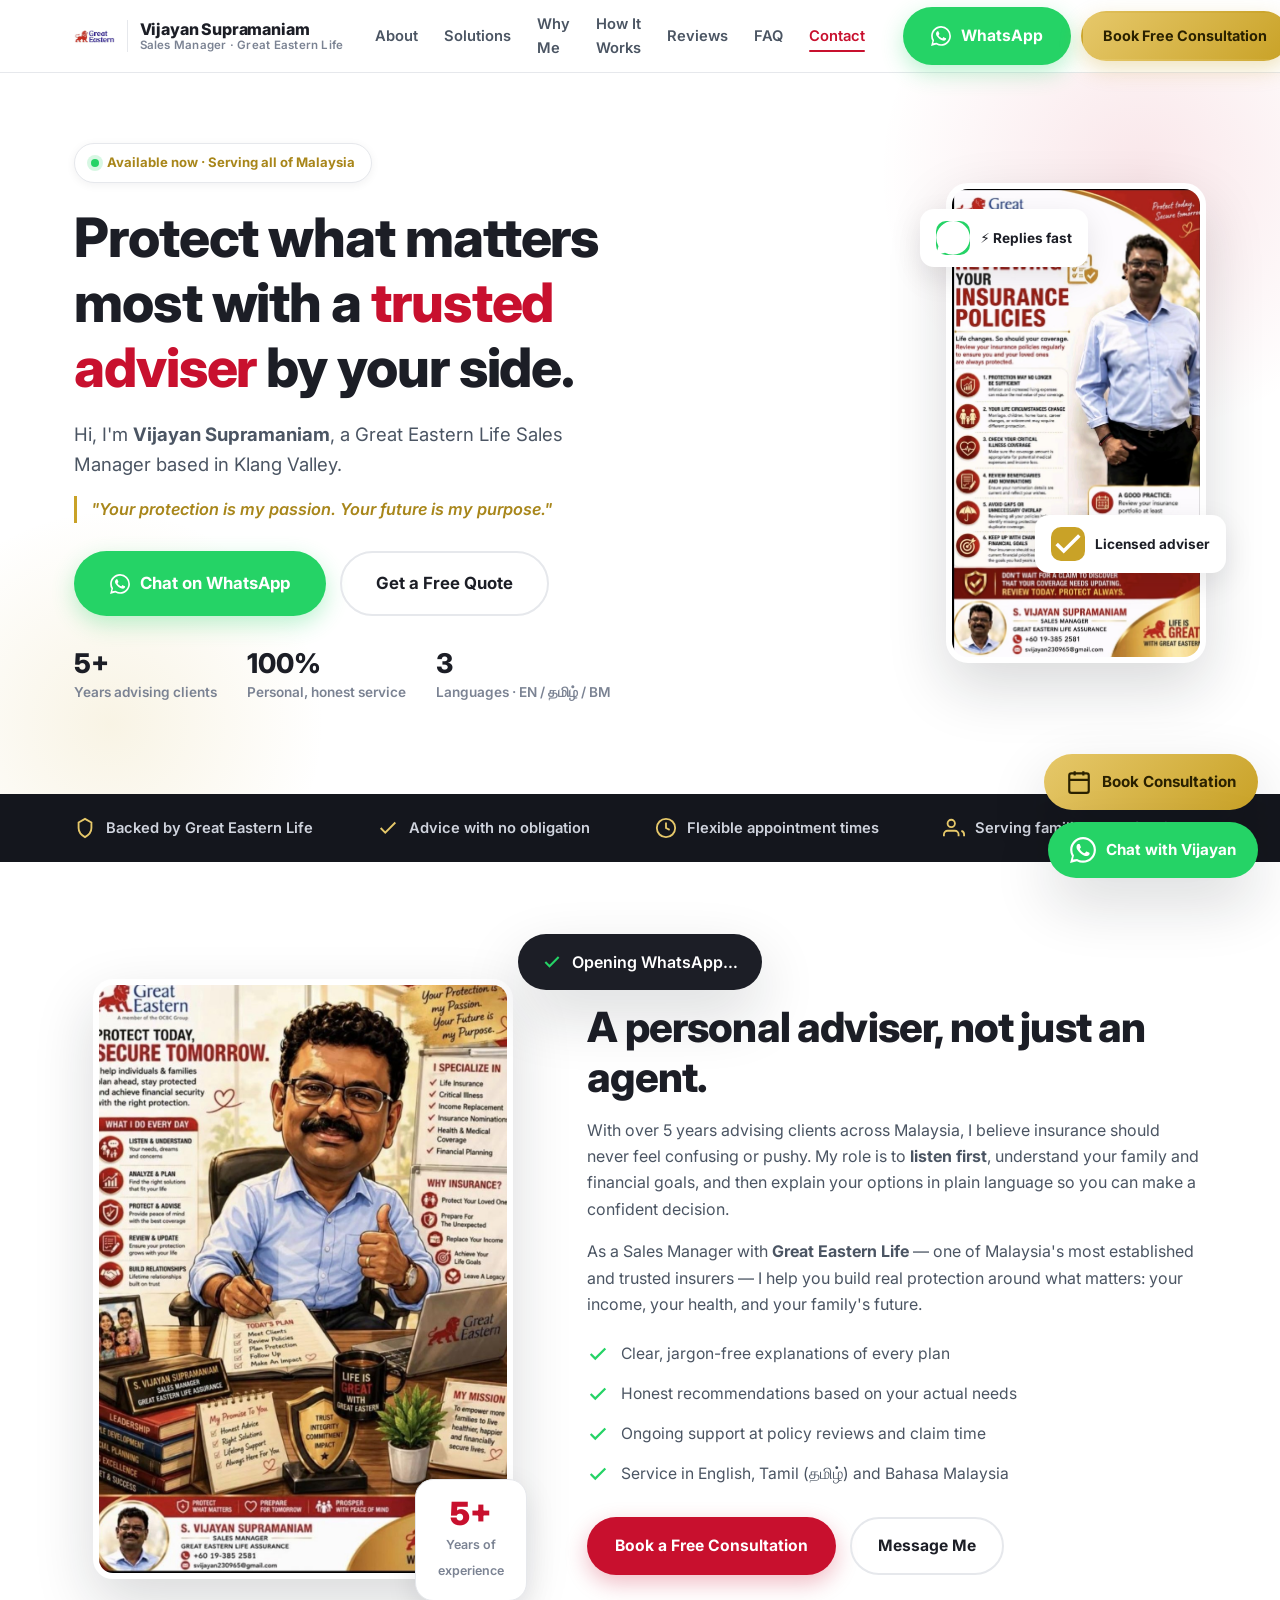
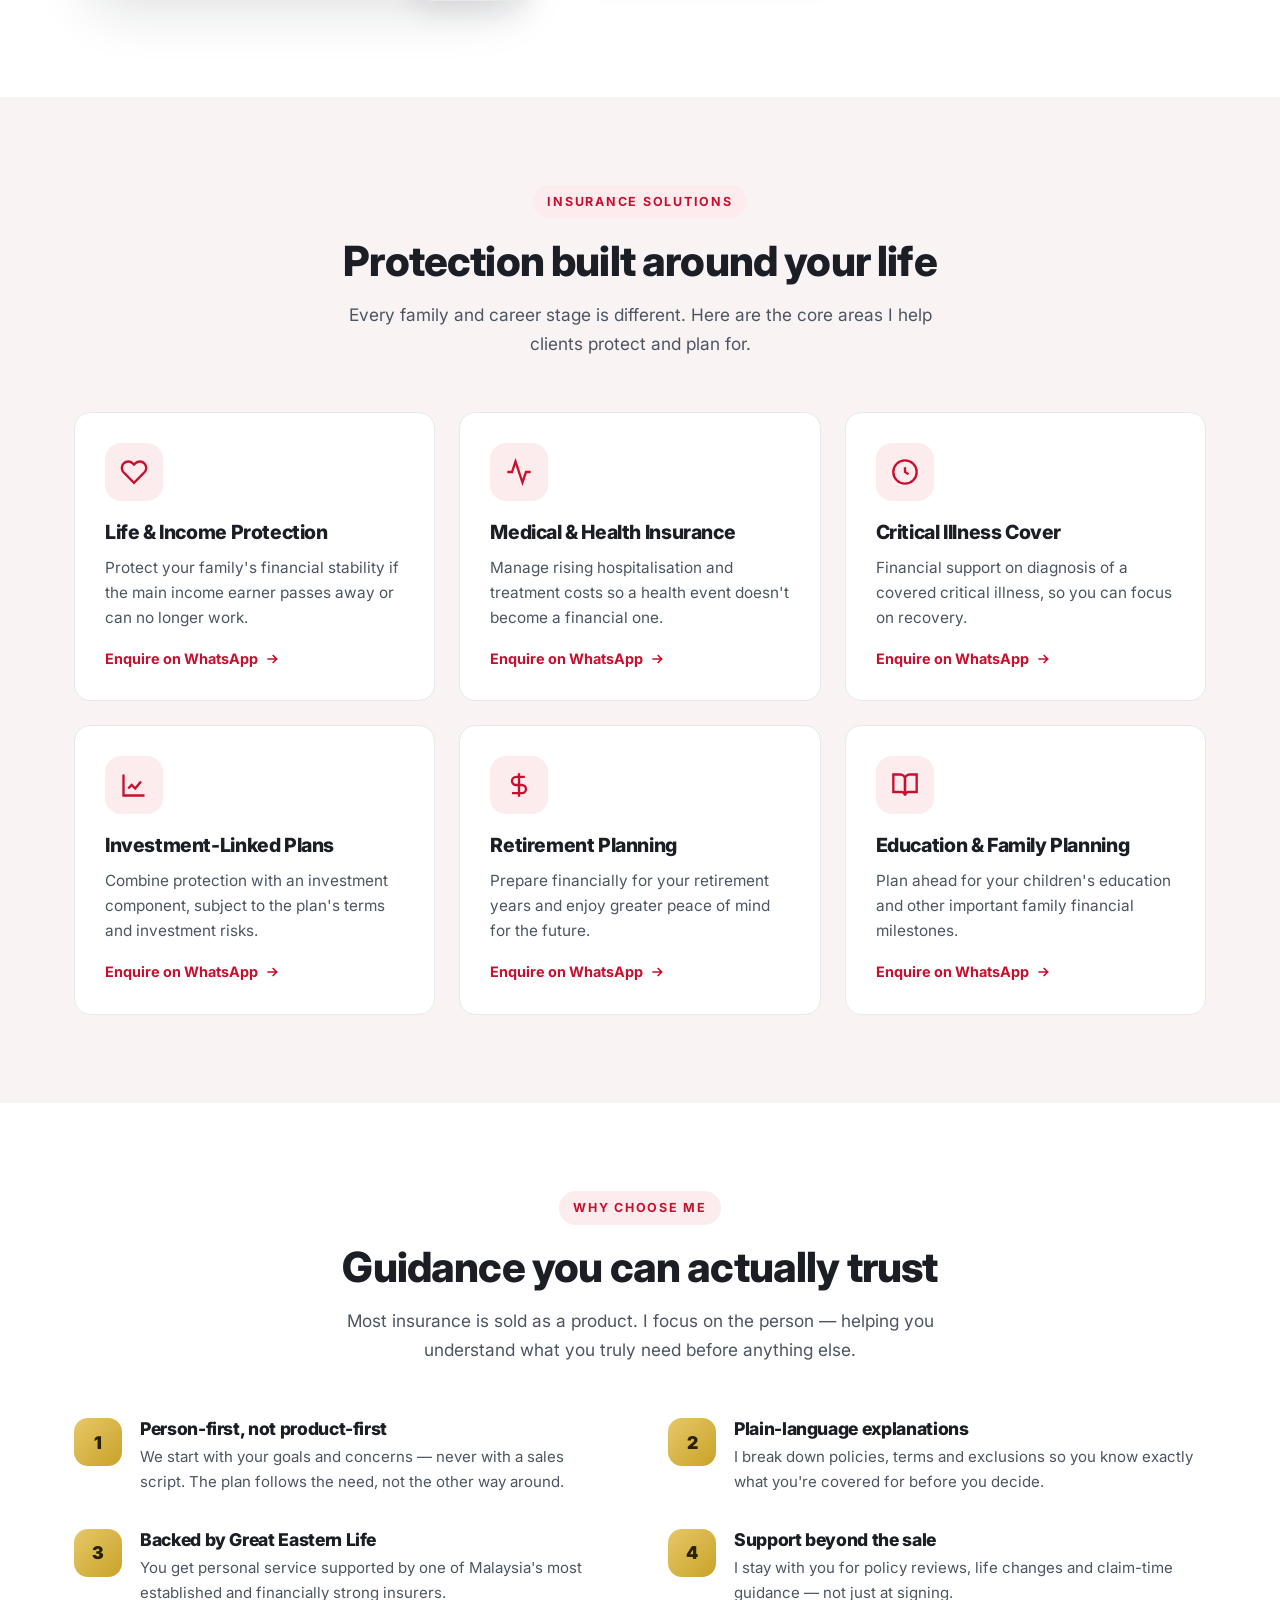
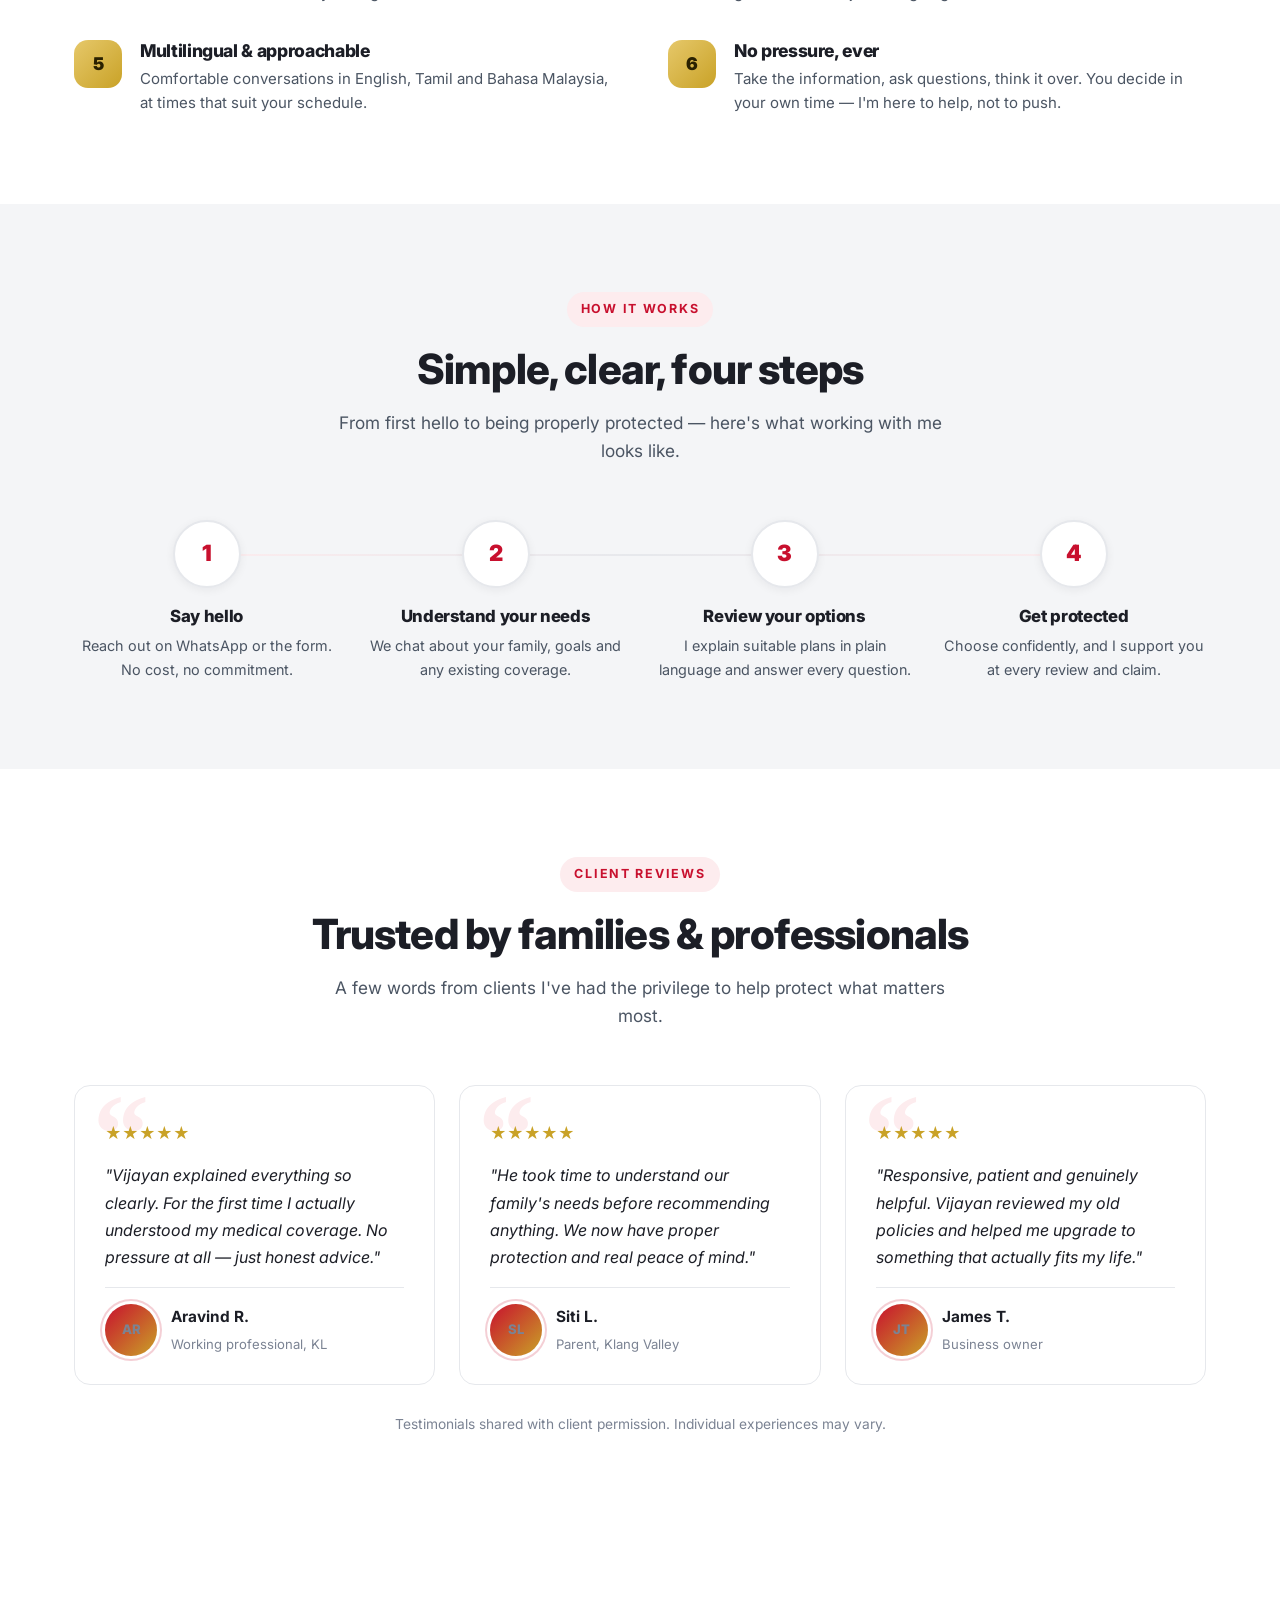
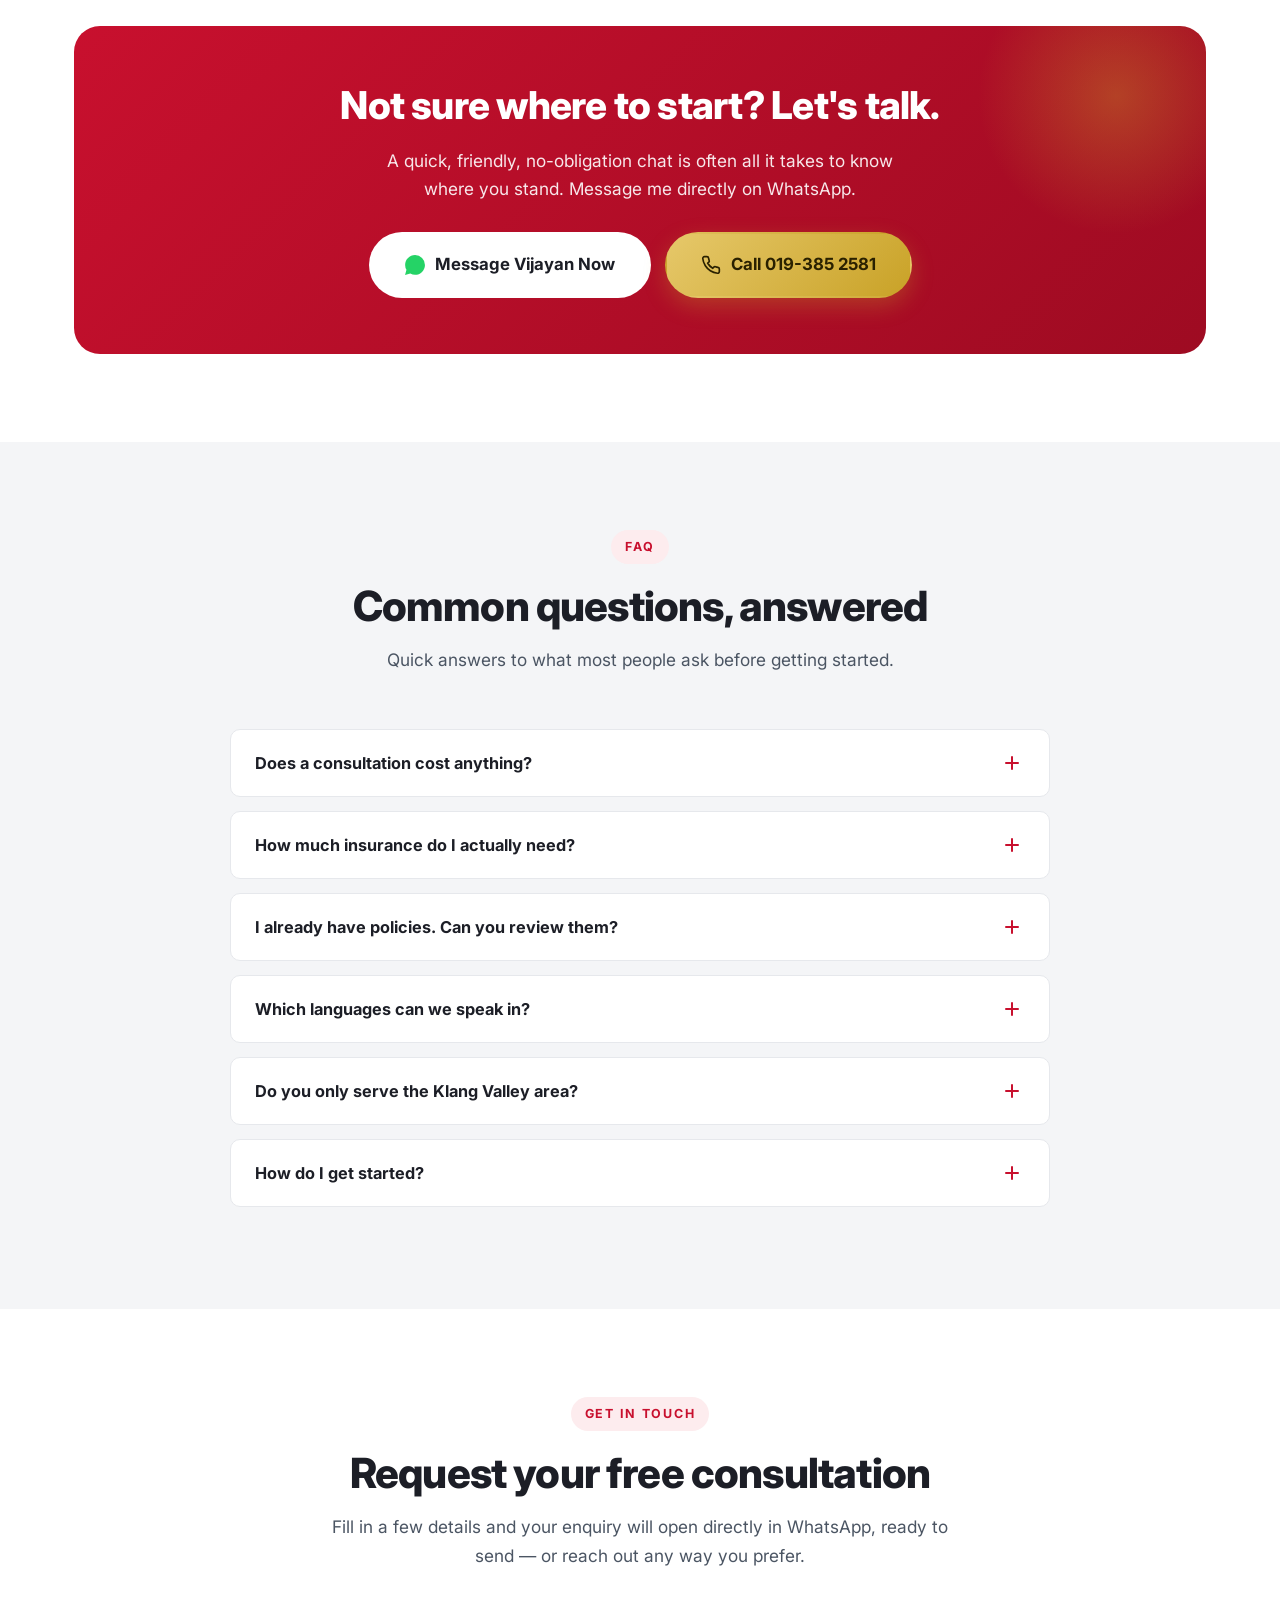
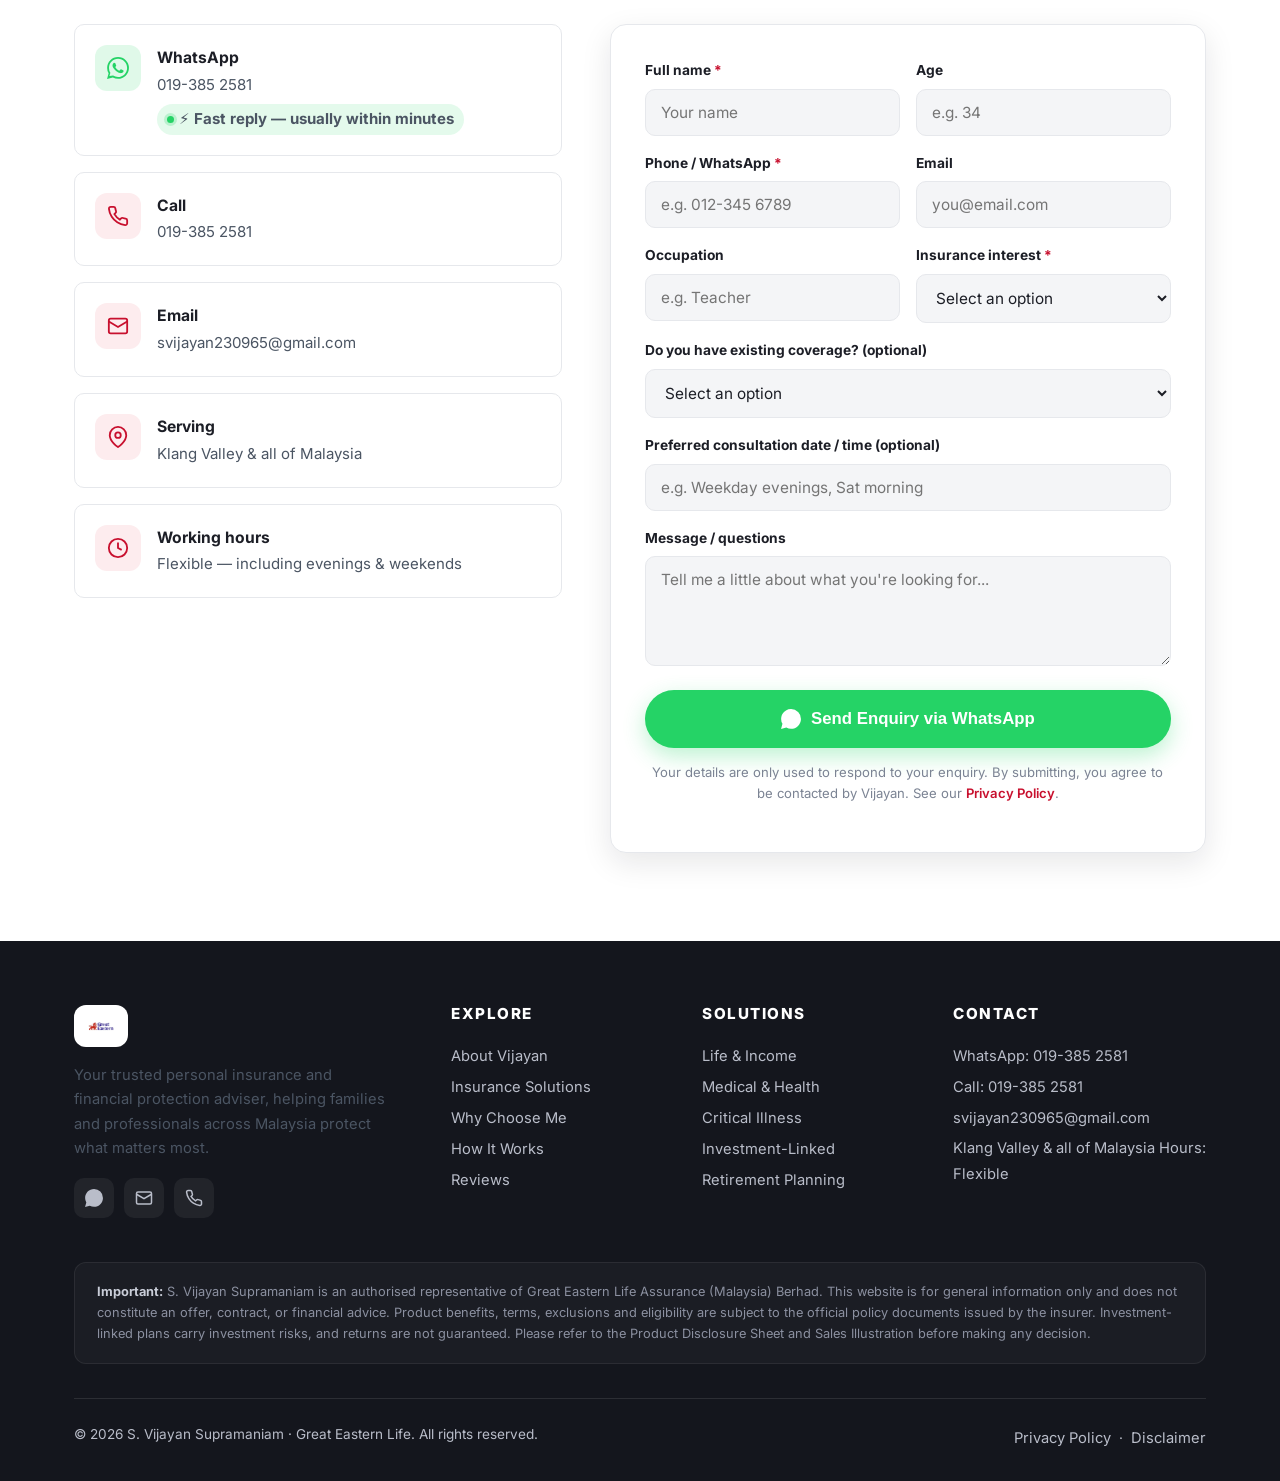
<file: index.html>
<!DOCTYPE html>
<html lang="en">
<head>
  <meta charset="UTF-8" />
  <meta name="viewport" content="width=device-width, initial-scale=1.0" />

  <!-- Primary SEO -->
  <title>Vijayan Supramaniam | Great Eastern Life Insurance Agent Malaysia (Klang Valley, KL)</title>
  <meta name="description" content="S. Vijayan Supramaniam — trusted Great Eastern Life insurance & financial protection adviser in Klang Valley, Kuala Lumpur, Malaysia. Life, medical, critical illness, investment-linked & retirement planning. Free consultation — WhatsApp 019-385 2581." />
  <meta name="keywords" content="Great Eastern Life agent, insurance agent Klang Valley, insurance agent Kuala Lumpur, life insurance Malaysia, medical insurance Malaysia, critical illness cover, investment-linked plan, retirement planning Malaysia, Vijayan Supramaniam, vijayaninsurance" />
  <meta name="author" content="S. Vijayan Supramaniam" />
  <meta name="robots" content="index, follow, max-image-preview:large" />
  <meta name="language" content="English, Bahasa Malaysia, Tamil" />
  <link rel="canonical" href="https://www.vijayaninsurance.com/" />

  <!-- Geo targeting -->
  <meta name="geo.region" content="MY-14" />
  <meta name="geo.placename" content="Klang Valley, Kuala Lumpur, Malaysia" />

  <!-- Open Graph -->
  <meta property="og:site_name" content="Vijayan Supramaniam — Great Eastern Life" />
  <meta property="og:title" content="Vijayan Supramaniam | Great Eastern Life Insurance Adviser, Malaysia" />
  <meta property="og:description" content="Personal insurance & financial protection guidance in Malaysia. Life, medical, critical illness, investment-linked & retirement planning. Free, no-obligation consultation." />
  <meta property="og:type" content="website" />
  <meta property="og:url" content="https://www.vijayaninsurance.com/" />
  <meta property="og:image" content="https://www.vijayaninsurance.com/assets/images/poster1.jpg" />
  <meta property="og:image:alt" content="S. Vijayan Supramaniam, Great Eastern Life Sales Manager" />
  <meta property="og:locale" content="en_MY" />
  <meta name="theme-color" content="#c8102e" />

  <!-- Twitter -->
  <meta name="twitter:card" content="summary_large_image" />
  <meta name="twitter:title" content="Vijayan Supramaniam | Great Eastern Life Insurance Adviser, Malaysia" />
  <meta name="twitter:description" content="Trusted Great Eastern Life insurance adviser in Klang Valley, Malaysia. Free consultation on WhatsApp." />
  <meta name="twitter:image" content="https://www.vijayaninsurance.com/assets/images/poster1.jpg" />

  <link rel="preconnect" href="https://fonts.googleapis.com" />
  <link rel="preconnect" href="https://fonts.gstatic.com" crossorigin />
  <link href="https://fonts.googleapis.com/css2?family=Inter:wght@400;500;600;700;800;900&display=swap" rel="stylesheet" />
  <link rel="stylesheet" href="assets/css/styles.css" />
  <link rel="icon" href="assets/images/logo.png" type="image/png" />

  <!-- Structured data: Insurance Agent (helps rich results & local search) -->
  <script type="application/ld+json">
  {
    "@context": "https://schema.org",
    "@type": "InsuranceAgency",
    "name": "S. Vijayan Supramaniam — Great Eastern Life",
    "image": "https://www.vijayaninsurance.com/assets/images/poster1.jpg",
    "url": "https://www.vijayaninsurance.com/",
    "telephone": "+60193852581",
    "email": "svijayan230965@gmail.com",
    "priceRange": "Free consultation",
    "areaServed": { "@type": "Country", "name": "Malaysia" },
    "address": {
      "@type": "PostalAddress",
      "addressLocality": "Klang Valley",
      "addressRegion": "Kuala Lumpur",
      "addressCountry": "MY"
    },
    "founder": {
      "@type": "Person",
      "name": "S. Vijayan Supramaniam",
      "jobTitle": "Sales Manager",
      "worksFor": { "@type": "Organization", "name": "Great Eastern Life Assurance (Malaysia) Berhad" },
      "knowsLanguage": ["en", "ms", "ta"]
    },
    "sameAs": [],
    "makesOffer": [
      { "@type": "Offer", "itemOffered": { "@type": "Service", "name": "Life & Income Protection" } },
      { "@type": "Offer", "itemOffered": { "@type": "Service", "name": "Medical & Health Insurance" } },
      { "@type": "Offer", "itemOffered": { "@type": "Service", "name": "Critical Illness Cover" } },
      { "@type": "Offer", "itemOffered": { "@type": "Service", "name": "Investment-Linked Plan" } },
      { "@type": "Offer", "itemOffered": { "@type": "Service", "name": "Retirement Planning" } },
      { "@type": "Offer", "itemOffered": { "@type": "Service", "name": "Education & Family Planning" } }
    ]
  }
  </script>

  <!-- Structured data: FAQ (eligible for FAQ rich snippets) -->
  <script type="application/ld+json">
  {
    "@context": "https://schema.org",
    "@type": "FAQPage",
    "mainEntity": [
      { "@type": "Question", "name": "Does a consultation cost anything?", "acceptedAnswer": { "@type": "Answer", "text": "No. An initial consultation to understand your needs and explain your options is completely free and comes with no obligation to purchase." } },
      { "@type": "Question", "name": "How much insurance do I actually need?", "acceptedAnswer": { "@type": "Answer", "text": "It depends on your income, dependants, existing coverage and goals. We work through this together so your protection matches your real situation." } },
      { "@type": "Question", "name": "I already have policies. Can you review them?", "acceptedAnswer": { "@type": "Answer", "text": "Yes. Many clients are unsure what they are covered for. I help you understand your current policies and identify any gaps or overlaps." } },
      { "@type": "Question", "name": "Which languages can we speak in?", "acceptedAnswer": { "@type": "Answer", "text": "English, Tamil and Bahasa Malaysia, whichever you prefer." } },
      { "@type": "Question", "name": "Do you only serve the Klang Valley area?", "acceptedAnswer": { "@type": "Answer", "text": "I am based in Klang Valley but serve clients across Malaysia, in person or online." } }
    ]
  }
  </script>
</head>
<body>

  <!-- ============ HEADER ============ -->
  <header class="header" id="header">
    <div class="container nav">
      <a href="#top" class="brand" aria-label="Vijayan Supramaniam — Great Eastern Life">
        <img class="brand__logo" src="assets/images/logo.png" alt="Great Eastern Life" width="150" height="40" />
        <span class="brand__text">
          <span class="brand__name">Vijayan Supramaniam</span>
          <span class="brand__sub">Sales Manager · Great Eastern Life</span>
        </span>
      </a>

      <button class="nav__toggle" id="navToggle" aria-label="Open menu" aria-expanded="false" aria-controls="navMenu">
        <span></span><span></span><span></span>
      </button>

      <div class="nav__menu" id="navMenu">
        <nav class="nav__links" aria-label="Primary">
          <a href="#about">About</a>
          <a href="#solutions">Solutions</a>
          <a href="#why">Why Me</a>
          <a href="#process">How It Works</a>
          <a href="#testimonials">Reviews</a>
          <a href="#faq">FAQ</a>
          <a href="#contact">Contact</a>
        </nav>
        <div class="nav__cta">
          <a href="#" class="btn btn--whatsapp js-wa" data-wa-msg="Hi Vijayan, I'd like to know more about Great Eastern insurance plans.">
            <svg viewBox="0 0 24 24" fill="currentColor"><path d="M.057 24l1.687-6.163a11.867 11.867 0 01-1.587-5.945C.16 5.335 5.495 0 12.05 0a11.817 11.817 0 018.413 3.488 11.824 11.824 0 013.48 8.414c-.003 6.557-5.338 11.892-11.893 11.892a11.9 11.9 0 01-5.688-1.448L.057 24zm6.597-3.807c1.676.995 3.276 1.591 5.392 1.592 5.448 0 9.886-4.434 9.889-9.885.002-5.462-4.415-9.89-9.881-9.892-5.452 0-9.887 4.434-9.889 9.884a9.86 9.86 0 001.51 5.26l-.999 3.648 3.978-.607zm11.387-5.464c-.074-.124-.272-.198-.57-.347-.297-.149-1.758-.868-2.031-.967-.272-.099-.47-.149-.669.149-.198.297-.768.967-.941 1.165-.173.198-.347.223-.644.074-.297-.149-1.255-.462-2.39-1.475-.883-.788-1.48-1.761-1.653-2.059-.173-.297-.018-.458.13-.606.134-.133.297-.347.446-.521.151-.172.2-.296.3-.495.099-.198.05-.372-.025-.521-.075-.148-.669-1.611-.916-2.206-.242-.579-.487-.501-.669-.51l-.57-.01c-.198 0-.52.074-.792.372s-1.04 1.016-1.04 2.479 1.065 2.876 1.213 3.074c.149.198 2.095 3.2 5.076 4.487.709.306 1.263.489 1.694.626.712.226 1.36.194 1.872.118.571-.085 1.758-.719 2.006-1.413.248-.695.248-1.29.173-1.414z"/></svg>
            WhatsApp
          </a>
          <a href="#contact" class="btn btn--gold nav__book">Book Free Consultation</a>
        </div>
      </div>
    </div>
  </header>

  <span id="top"></span>

  <!-- ============ HERO ============ -->
  <section class="hero">
    <div class="container">
      <div class="hero__grid">
        <div class="hero__content reveal">
          <span class="hero__badge"><span class="dot"></span> Available now · Serving all of Malaysia</span>
          <h1>Protect what matters most with a <span class="accent">trusted adviser</span> by your side.</h1>
          <p class="hero__lead">Hi, I'm <strong>Vijayan Supramaniam</strong>, a Great Eastern Life Sales Manager based in Klang Valley.
          <p class="hero__tagline">"Your protection is my passion. Your future is my purpose."</p>
          <div class="hero__actions">
            <a href="#" class="btn btn--whatsapp btn--lg js-wa" data-wa-msg="Hi Vijayan, I'd like a free insurance consultation.">
              <svg viewBox="0 0 24 24" fill="currentColor"><path d="M.057 24l1.687-6.163a11.867 11.867 0 01-1.587-5.945C.16 5.335 5.495 0 12.05 0a11.817 11.817 0 018.413 3.488 11.824 11.824 0 013.48 8.414c-.003 6.557-5.338 11.892-11.893 11.892a11.9 11.9 0 01-5.688-1.448L.057 24zm6.597-3.807c1.676.995 3.276 1.591 5.392 1.592 5.448 0 9.886-4.434 9.889-9.885.002-5.462-4.415-9.89-9.881-9.892-5.452 0-9.887 4.434-9.889 9.884a9.86 9.86 0 001.51 5.26l-.999 3.648 3.978-.607zm11.387-5.464c-.074-.124-.272-.198-.57-.347-.297-.149-1.758-.868-2.031-.967-.272-.099-.47-.149-.669.149-.198.297-.768.967-.941 1.165-.173.198-.347.223-.644.074-.297-.149-1.255-.462-2.39-1.475-.883-.788-1.48-1.761-1.653-2.059-.173-.297-.018-.458.13-.606.134-.133.297-.347.446-.521.151-.172.2-.296.3-.495.099-.198.05-.372-.025-.521-.075-.148-.669-1.611-.916-2.206-.242-.579-.487-.501-.669-.51l-.57-.01c-.198 0-.52.074-.792.372s-1.04 1.016-1.04 2.479 1.065 2.876 1.213 3.074c.149.198 2.095 3.2 5.076 4.487.709.306 1.263.489 1.694.626.712.226 1.36.194 1.872.118.571-.085 1.758-.719 2.006-1.413.248-.695.248-1.29.173-1.414z"/></svg>
              Chat on WhatsApp
            </a>
            <a href="#contact" class="btn btn--ghost btn--lg">Get a Free Quote</a>
          </div>
          <div class="hero__trust">
            <div class="stat"><strong>5+</strong><span>Years advising clients</span></div>
            <div class="stat"><strong>100%</strong><span>Personal, honest service</span></div>
            <div class="stat"><strong>3</strong><span>Languages · EN / தமிழ் / BM</span></div>
          </div>
        </div>

        <div class="hero__visual reveal">
          <img class="hero__poster" src="assets/images/poster2.jpg" width="1000" height="1900"
               fetchpriority="high" decoding="async"
               alt="S. Vijayan Supramaniam, Great Eastern Life Sales Manager" />
          <div class="hero__float hero__float--1">
            <span class="ico"><svg viewBox="0 0 24 24" fill="currentColor"><path d="M.057 24l1.687-6.163a11.867 11.867 0 01-1.587-5.945C.16 5.335 5.495 0 12.05 0a11.817 11.817 0 018.413 3.488 11.824 11.824 0 013.48 8.414c-.003 6.557-5.338 11.892-11.893 11.892a11.9 11.9 0 01-5.688-1.448L.057 24z"/></svg></span>
            ⚡ Replies fast
          </div>
          <div class="hero__float hero__float--2">
            <span class="ico"><svg viewBox="0 0 24 24" fill="none" stroke="currentColor" stroke-width="2.5"><path d="M20 6L9 17l-5-5"/></svg></span>
            Licensed adviser
          </div>
        </div>
      </div>
    </div>
  </section>

  <!-- ============ TRUST BAR ============ -->
  <section class="trustbar">
    <div class="container trustbar__row">
      <div class="trustbar__item"><svg viewBox="0 0 24 24" fill="none" stroke="currentColor" stroke-width="2"><path d="M12 2l7 4v6c0 5-3.5 8-7 10-3.5-2-7-5-7-10V6l7-4z"/></svg> Backed by Great Eastern Life</div>
      <div class="trustbar__item"><svg viewBox="0 0 24 24" fill="none" stroke="currentColor" stroke-width="2"><path d="M20 6L9 17l-5-5"/></svg> Advice with no obligation</div>
      <div class="trustbar__item"><svg viewBox="0 0 24 24" fill="none" stroke="currentColor" stroke-width="2"><circle cx="12" cy="12" r="10"/><path d="M12 6v6l4 2"/></svg> Flexible appointment times</div>
      <div class="trustbar__item"><svg viewBox="0 0 24 24" fill="none" stroke="currentColor" stroke-width="2"><path d="M17 21v-2a4 4 0 00-4-4H5a4 4 0 00-4 4v2"/><circle cx="9" cy="7" r="4"/><path d="M23 21v-2a4 4 0 00-3-3.87"/></svg> Serving families & professionals</div>
    </div>
  </section>

  <!-- ============ ABOUT ============ -->
  <section class="section" id="about">
    <div class="container about__grid">
      <div class="about__media reveal">
        <img class="about__poster" src="assets/images/poster1.jpg" width="1080" height="1400"
             loading="lazy" decoding="async"
             alt="What S. Vijayan Supramaniam does every day — listen, analyse, protect, review and build lasting client relationships with Great Eastern Life" />
        <div class="about__badge"><strong>5+</strong><span>Years of<br />experience</span></div>
      </div>
      <div class="about__content reveal">
        <span class="eyebrow">Meet Vijayan</span>
        <h2 class="section-title">A personal adviser, not just an agent.</h2>
        <p>With over 5 years advising clients across Malaysia, I believe insurance should never feel confusing or pushy. My role is to <strong>listen first</strong>, understand your family and financial goals, and then explain your options in plain language so you can make a confident decision.</p>
        <p>As a Sales Manager with <strong>Great Eastern Life</strong> — one of Malaysia's most established and trusted insurers — I help you build real protection around what matters: your income, your health, and your family's future.</p>
        <ul class="about__list">
          <li><svg viewBox="0 0 24 24" fill="none" stroke="currentColor" stroke-width="2.5"><path d="M20 6L9 17l-5-5"/></svg> Clear, jargon-free explanations of every plan</li>
          <li><svg viewBox="0 0 24 24" fill="none" stroke="currentColor" stroke-width="2.5"><path d="M20 6L9 17l-5-5"/></svg> Honest recommendations based on your actual needs</li>
          <li><svg viewBox="0 0 24 24" fill="none" stroke="currentColor" stroke-width="2.5"><path d="M20 6L9 17l-5-5"/></svg> Ongoing support at policy reviews and claim time</li>
          <li><svg viewBox="0 0 24 24" fill="none" stroke="currentColor" stroke-width="2.5"><path d="M20 6L9 17l-5-5"/></svg> Service in English, Tamil (தமிழ்) and Bahasa Malaysia</li>
        </ul>
        <div class="hero__actions">
          <a href="#contact" class="btn btn--primary">Book a Free Consultation</a>
          <a href="#" class="btn btn--ghost js-wa" data-wa-msg="Hi Vijayan, I'd like to learn more about you and how you can help me.">Message Me</a>
        </div>
      </div>
    </div>
  </section>

  <!-- ============ SOLUTIONS ============ -->
  <section class="section section--tint" id="solutions">
    <div class="container">
      <div class="section-head center reveal">
        <span class="eyebrow">Insurance Solutions</span>
        <h2 class="section-title">Protection built around your life</h2>
        <p class="section-lead">Every family and career stage is different. Here are the core areas I help clients protect and plan for.</p>
      </div>
      <div class="grid grid--3">
        <article class="card card--accent reveal">
          <div class="card__icon"><svg viewBox="0 0 24 24" fill="none" stroke="currentColor" stroke-width="2"><path d="M20.84 4.61a5.5 5.5 0 00-7.78 0L12 5.67l-1.06-1.06a5.5 5.5 0 00-7.78 7.78l1.06 1.06L12 21.23l7.78-7.78 1.06-1.06a5.5 5.5 0 000-7.78z"/></svg></div>
          <h3>Life &amp; Income Protection</h3>
          <p>Protect your family's financial stability if the main income earner passes away or can no longer work.</p>
          <a href="#" class="card__link js-wa" data-wa-msg="Hi Vijayan, I'm interested in Life & Income Protection plans.">Enquire on WhatsApp <svg viewBox="0 0 24 24" fill="none" stroke="currentColor" stroke-width="2.5"><path d="M5 12h14M13 6l6 6-6 6"/></svg></a>
        </article>
        <article class="card card--accent reveal">
          <div class="card__icon"><svg viewBox="0 0 24 24" fill="none" stroke="currentColor" stroke-width="2"><path d="M22 12h-4l-3 9L9 3l-3 9H2"/></svg></div>
          <h3>Medical &amp; Health Insurance</h3>
          <p>Manage rising hospitalisation and treatment costs so a health event doesn't become a financial one.</p>
          <a href="#" class="card__link js-wa" data-wa-msg="Hi Vijayan, I'm interested in Medical & Health Insurance.">Enquire on WhatsApp <svg viewBox="0 0 24 24" fill="none" stroke="currentColor" stroke-width="2.5"><path d="M5 12h14M13 6l6 6-6 6"/></svg></a>
        </article>
        <article class="card card--accent reveal">
          <div class="card__icon"><svg viewBox="0 0 24 24" fill="none" stroke="currentColor" stroke-width="2"><path d="M12 2a10 10 0 100 20 10 10 0 000-20z"/><path d="M12 8v4l3 2"/></svg></div>
          <h3>Critical Illness Cover</h3>
          <p>Financial support on diagnosis of a covered critical illness, so you can focus on recovery.</p>
          <a href="#" class="card__link js-wa" data-wa-msg="Hi Vijayan, I'm interested in Critical Illness cover.">Enquire on WhatsApp <svg viewBox="0 0 24 24" fill="none" stroke="currentColor" stroke-width="2.5"><path d="M5 12h14M13 6l6 6-6 6"/></svg></a>
        </article>
        <article class="card card--accent reveal">
          <div class="card__icon"><svg viewBox="0 0 24 24" fill="none" stroke="currentColor" stroke-width="2"><path d="M3 3v18h18"/><path d="M7 15l3-3 3 3 5-6"/></svg></div>
          <h3>Investment-Linked Plans</h3>
          <p>Combine protection with an investment component, subject to the plan's terms and investment risks.</p>
          <a href="#" class="card__link js-wa" data-wa-msg="Hi Vijayan, I'm interested in Investment-Linked plans.">Enquire on WhatsApp <svg viewBox="0 0 24 24" fill="none" stroke="currentColor" stroke-width="2.5"><path d="M5 12h14M13 6l6 6-6 6"/></svg></a>
        </article>
        <article class="card card--accent reveal">
          <div class="card__icon"><svg viewBox="0 0 24 24" fill="none" stroke="currentColor" stroke-width="2"><path d="M12 2v20M17 5H9.5a3.5 3.5 0 000 7h5a3.5 3.5 0 010 7H6"/></svg></div>
          <h3>Retirement Planning</h3>
          <p>Prepare financially for your retirement years and enjoy greater peace of mind for the future.</p>
          <a href="#" class="card__link js-wa" data-wa-msg="Hi Vijayan, I'm interested in Retirement Planning.">Enquire on WhatsApp <svg viewBox="0 0 24 24" fill="none" stroke="currentColor" stroke-width="2.5"><path d="M5 12h14M13 6l6 6-6 6"/></svg></a>
        </article>
        <article class="card card--accent reveal">
          <div class="card__icon"><svg viewBox="0 0 24 24" fill="none" stroke="currentColor" stroke-width="2"><path d="M2 3h6a4 4 0 014 4v14a3 3 0 00-3-3H2z"/><path d="M22 3h-6a4 4 0 00-4 4v14a3 3 0 013-3h7z"/></svg></div>
          <h3>Education &amp; Family Planning</h3>
          <p>Plan ahead for your children's education and other important family financial milestones.</p>
          <a href="#" class="card__link js-wa" data-wa-msg="Hi Vijayan, I'm interested in Education & Family Planning.">Enquire on WhatsApp <svg viewBox="0 0 24 24" fill="none" stroke="currentColor" stroke-width="2.5"><path d="M5 12h14M13 6l6 6-6 6"/></svg></a>
        </article>
      </div>
    </div>
  </section>

  <!-- ============ WHY CHOOSE ============ -->
  <section class="section" id="why">
    <div class="container">
      <div class="section-head center reveal">
        <span class="eyebrow">Why Choose Me</span>
        <h2 class="section-title">Guidance you can actually trust</h2>
        <p class="section-lead">Most insurance is sold as a product. I focus on the person — helping you understand what you truly need before anything else.</p>
      </div>
      <div class="grid grid--2" style="gap:34px 56px;">
        <div class="feature reveal">
          <div class="feature__num">1</div>
          <div><h3>Person-first, not product-first</h3><p>We start with your goals and concerns — never with a sales script. The plan follows the need, not the other way around.</p></div>
        </div>
        <div class="feature reveal">
          <div class="feature__num">2</div>
          <div><h3>Plain-language explanations</h3><p>I break down policies, terms and exclusions so you know exactly what you're covered for before you decide.</p></div>
        </div>
        <div class="feature reveal">
          <div class="feature__num">3</div>
          <div><h3>Backed by Great Eastern Life</h3><p>You get personal service supported by one of Malaysia's most established and financially strong insurers.</p></div>
        </div>
        <div class="feature reveal">
          <div class="feature__num">4</div>
          <div><h3>Support beyond the sale</h3><p>I stay with you for policy reviews, life changes and claim-time guidance — not just at signing.</p></div>
        </div>
        <div class="feature reveal">
          <div class="feature__num">5</div>
          <div><h3>Multilingual &amp; approachable</h3><p>Comfortable conversations in English, Tamil and Bahasa Malaysia, at times that suit your schedule.</p></div>
        </div>
        <div class="feature reveal">
          <div class="feature__num">6</div>
          <div><h3>No pressure, ever</h3><p>Take the information, ask questions, think it over. You decide in your own time — I'm here to help, not to push.</p></div>
        </div>
      </div>
    </div>
  </section>

  <!-- ============ PROCESS ============ -->
  <section class="section section--soft" id="process">
    <div class="container">
      <div class="section-head center reveal">
        <span class="eyebrow">How It Works</span>
        <h2 class="section-title">Simple, clear, four steps</h2>
        <p class="section-lead">From first hello to being properly protected — here's what working with me looks like.</p>
      </div>
      <div class="steps">
        <div class="step reveal"><div class="step__circle">1</div><h3>Say hello</h3><p>Reach out on WhatsApp or the form. No cost, no commitment.</p></div>
        <div class="step reveal"><div class="step__circle">2</div><h3>Understand your needs</h3><p>We chat about your family, goals and any existing coverage.</p></div>
        <div class="step reveal"><div class="step__circle">3</div><h3>Review your options</h3><p>I explain suitable plans in plain language and answer every question.</p></div>
        <div class="step reveal"><div class="step__circle">4</div><h3>Get protected</h3><p>Choose confidently, and I support you at every review and claim.</p></div>
      </div>
    </div>
  </section>

  <!-- ============ TESTIMONIALS ============ -->
  <section class="section" id="testimonials">
    <div class="container">
      <div class="section-head center reveal">
        <span class="eyebrow">Client Reviews</span>
        <h2 class="section-title">Trusted by families &amp; professionals</h2>
        <p class="section-lead">A few words from clients I've had the privilege to help protect what matters most.</p>
      </div>
      <div class="grid grid--3">
        <div class="testi reveal">
          <div class="testi__stars">★★★★★</div>
          <p class="testi__quote">"Vijayan explained everything so clearly. For the first time I actually understood my medical coverage. No pressure at all — just honest advice."</p>
          <div class="testi__author"><span class="testi__avatar">AR</span><div><strong>Aravind R.</strong><span>Working professional, KL</span></div></div>
        </div>
        <div class="testi reveal">
          <div class="testi__stars">★★★★★</div>
          <p class="testi__quote">"He took time to understand our family's needs before recommending anything. We now have proper protection and real peace of mind."</p>
          <div class="testi__author"><span class="testi__avatar">SL</span><div><strong>Siti L.</strong><span>Parent, Klang Valley</span></div></div>
        </div>
        <div class="testi reveal">
          <div class="testi__stars">★★★★★</div>
          <p class="testi__quote">"Responsive, patient and genuinely helpful. Vijayan reviewed my old policies and helped me upgrade to something that actually fits my life."</p>
          <div class="testi__author"><span class="testi__avatar">JT</span><div><strong>James T.</strong><span>Business owner</span></div></div>
        </div>
      </div>
      <p class="center" style="margin-top:28px;font-size:0.86rem;color:var(--muted);">Testimonials shared with client permission. Individual experiences may vary.</p>
    </div>
  </section>

  <!-- ============ CTA BAND ============ -->
  <section class="section">
    <div class="container">
      <div class="cta-band reveal">
        <h2>Not sure where to start? Let's talk.</h2>
        <p>A quick, friendly, no-obligation chat is often all it takes to know where you stand. Message me directly on WhatsApp.</p>
        <div class="hero__actions">
          <a href="#" class="btn btn--light btn--lg js-wa" data-wa-msg="Hi Vijayan, I'd like a free, no-obligation insurance chat.">
            <svg viewBox="0 0 24 24" fill="currentColor" style="color:#25d366"><path d="M.057 24l1.687-6.163a11.867 11.867 0 01-1.587-5.945C.16 5.335 5.495 0 12.05 0a11.817 11.817 0 018.413 3.488 11.824 11.824 0 013.48 8.414c-.003 6.557-5.338 11.892-11.893 11.892a11.9 11.9 0 01-5.688-1.448L.057 24z"/></svg>
            Message Vijayan Now
          </a>
          <a href="tel:+60193852581" class="btn btn--gold btn--lg">
            <svg viewBox="0 0 24 24" fill="none" stroke="currentColor" stroke-width="2"><path d="M22 16.92v3a2 2 0 01-2.18 2 19.79 19.79 0 01-8.63-3.07 19.5 19.5 0 01-6-6 19.79 19.79 0 01-3.07-8.67A2 2 0 014.11 2h3a2 2 0 012 1.72c.13.96.36 1.9.7 2.81a2 2 0 01-.45 2.11L8.09 9.91a16 16 0 006 6l1.27-1.27a2 2 0 012.11-.45c.9.34 1.85.57 2.81.7A2 2 0 0122 16.92z"/></svg>
            Call 019-385 2581
          </a>
        </div>
      </div>
    </div>
  </section>

  <!-- ============ FAQ ============ -->
  <section class="section section--soft" id="faq">
    <div class="container">
      <div class="section-head center reveal">
        <span class="eyebrow">FAQ</span>
        <h2 class="section-title">Common questions, answered</h2>
        <p class="section-lead">Quick answers to what most people ask before getting started.</p>
      </div>
      <div class="faq reveal">
        <div class="faq__item">
          <button class="faq__q">Does a consultation cost anything? <span class="plus"></span></button>
          <div class="faq__a"><p>No. An initial consultation to understand your needs and explain your options is completely free and comes with no obligation to purchase.</p></div>
        </div>
        <div class="faq__item">
          <button class="faq__q">How much insurance do I actually need? <span class="plus"></span></button>
          <div class="faq__a"><p>It depends on your income, dependants, existing coverage and goals. We'll work through this together so your protection matches your real situation — not a one-size-fits-all figure.</p></div>
        </div>
        <div class="faq__item">
          <button class="faq__q">I already have policies. Can you review them? <span class="plus"></span></button>
          <div class="faq__a"><p>Absolutely. Many clients come to me unsure what they're covered for. I'll help you understand your current policies and identify any gaps or overlaps.</p></div>
        </div>
        <div class="faq__item">
          <button class="faq__q">Which languages can we speak in? <span class="plus"></span></button>
          <div class="faq__a"><p>I'm comfortable advising in English, Tamil (தமிழ்) and Bahasa Malaysia, whichever you prefer.</p></div>
        </div>
        <div class="faq__item">
          <button class="faq__q">Do you only serve the Klang Valley area? <span class="plus"></span></button>
          <div class="faq__a"><p>I'm based in Klang Valley but serve clients across Malaysia. Consultations can be arranged in person or online at a time that suits you.</p></div>
        </div>
        <div class="faq__item">
          <button class="faq__q">How do I get started? <span class="plus"></span></button>
          <div class="faq__a"><p>The easiest way is to message me on WhatsApp or fill in the enquiry form below. I'll get back to you promptly to arrange a chat.</p></div>
        </div>
      </div>
    </div>
  </section>

  <!-- ============ CONTACT / ENQUIRY ============ -->
  <section class="section" id="contact">
    <div class="container">
      <div class="section-head center reveal">
        <span class="eyebrow">Get In Touch</span>
        <h2 class="section-title">Request your free consultation</h2>
        <p class="section-lead">Fill in a few details and your enquiry will open directly in WhatsApp, ready to send — or reach out any way you prefer.</p>
      </div>

      <div class="form-wrap">
        <!-- Contact details -->
        <div class="contact-side reveal">
          <a class="contact-item contact-item--wa js-wa" data-wa-msg="Hi Vijayan, I'd like to enquire about Great Eastern insurance.">
            <span class="ico ico--wa"><svg viewBox="0 0 24 24" fill="currentColor"><path d="M.057 24l1.687-6.163a11.867 11.867 0 01-1.587-5.945C.16 5.335 5.495 0 12.05 0a11.817 11.817 0 018.413 3.488 11.824 11.824 0 013.48 8.414c-.003 6.557-5.338 11.892-11.893 11.892a11.9 11.9 0 01-5.688-1.448L.057 24zm6.597-3.807c1.676.995 3.276 1.591 5.392 1.592 5.448 0 9.886-4.434 9.889-9.885.002-5.462-4.415-9.89-9.881-9.892-5.452 0-9.887 4.434-9.889 9.884a9.86 9.86 0 001.51 5.26l-.999 3.648 3.978-.607zm11.387-5.464c-.074-.124-.272-.198-.57-.347-.297-.149-1.758-.868-2.031-.967-.272-.099-.47-.149-.669.149-.198.297-.768.967-.941 1.165-.173.198-.347.223-.644.074-.297-.149-1.255-.462-2.39-1.475-.883-.788-1.48-1.761-1.653-2.059-.173-.297-.018-.458.13-.606.134-.133.297-.347.446-.521.151-.172.2-.296.3-.495.099-.198.05-.372-.025-.521-.075-.148-.669-1.611-.916-2.206-.242-.579-.487-.501-.669-.51l-.57-.01c-.198 0-.52.074-.792.372s-1.04 1.016-1.04 2.479 1.065 2.876 1.213 3.074c.149.198 2.095 3.2 5.076 4.487.709.306 1.263.489 1.694.626.712.226 1.36.194 1.872.118.571-.085 1.758-.719 2.006-1.413.248-.695.248-1.29.173-1.414z"/></svg></span>
            <div>
              <strong>WhatsApp</strong>
              <span>019-385 2581</span>
              <span class="fast-reply"><span class="fast-reply__dot"></span>⚡ Fast reply — usually within minutes</span>
            </div>
          </a>
          <a class="contact-item" href="tel:+60193852581">
            <span class="ico"><svg viewBox="0 0 24 24" fill="none" stroke="currentColor" stroke-width="2"><path d="M22 16.92v3a2 2 0 01-2.18 2 19.79 19.79 0 01-8.63-3.07 19.5 19.5 0 01-6-6 19.79 19.79 0 01-3.07-8.67A2 2 0 014.11 2h3a2 2 0 012 1.72c.13.96.36 1.9.7 2.81a2 2 0 01-.45 2.11L8.09 9.91a16 16 0 006 6l1.27-1.27a2 2 0 012.11-.45c.9.34 1.85.57 2.81.7A2 2 0 0122 16.92z"/></svg></span>
            <div><strong>Call</strong><span>019-385 2581</span></div>
          </a>
          <a class="contact-item" href="mailto:svijayan230965@gmail.com">
            <span class="ico"><svg viewBox="0 0 24 24" fill="none" stroke="currentColor" stroke-width="2"><rect x="2" y="4" width="20" height="16" rx="2"/><path d="M22 7l-10 6L2 7"/></svg></span>
            <div><strong>Email</strong><span>svijayan230965@gmail.com</span></div>
          </a>
          <div class="contact-item">
            <span class="ico"><svg viewBox="0 0 24 24" fill="none" stroke="currentColor" stroke-width="2"><path d="M21 10c0 7-9 13-9 13s-9-6-9-13a9 9 0 0118 0z"/><circle cx="12" cy="10" r="3"/></svg></span>
            <div><strong>Serving</strong><span>Klang Valley &amp; all of Malaysia</span></div>
          </div>
          <div class="contact-item">
            <span class="ico"><svg viewBox="0 0 24 24" fill="none" stroke="currentColor" stroke-width="2"><circle cx="12" cy="12" r="10"/><path d="M12 6v6l4 2"/></svg></span>
            <div><strong>Working hours</strong><span>Flexible — including evenings &amp; weekends</span></div>
          </div>
        </div>

        <!-- Enquiry form -->
        <div class="form-card reveal">
          <form id="enquiryForm" novalidate>
            <div class="form-row">
              <div class="field">
                <label for="name">Full name <span class="req">*</span></label>
                <input type="text" id="name" name="name" placeholder="Your name" required />
              </div>
              <div class="field">
                <label for="age">Age</label>
                <input type="number" id="age" name="age" min="1" max="100" placeholder="e.g. 34" />
              </div>
            </div>
            <div class="form-row">
              <div class="field">
                <label for="phone">Phone / WhatsApp <span class="req">*</span></label>
                <input type="tel" id="phone" name="phone" placeholder="e.g. 012-345 6789" required />
              </div>
              <div class="field">
                <label for="email">Email</label>
                <input type="email" id="email" name="email" placeholder="you@email.com" />
              </div>
            </div>
            <div class="form-row">
              <div class="field">
                <label for="occupation">Occupation</label>
                <input type="text" id="occupation" name="occupation" placeholder="e.g. Teacher" />
              </div>
              <div class="field">
                <label for="interest">Insurance interest <span class="req">*</span></label>
                <select id="interest" name="interest" required>
                  <option value="" disabled selected>Select an option</option>
                  <option>Life &amp; Income Protection</option>
                  <option>Medical &amp; Health Insurance</option>
                  <option>Critical Illness Cover</option>
                  <option>Investment-Linked Plan</option>
                  <option>Retirement Planning</option>
                  <option>Education / Family Planning</option>
                  <option>Review my existing policies</option>
                  <option>Not sure — need guidance</option>
                </select>
              </div>
            </div>
            <div class="field">
              <label for="existing">Do you have existing coverage? (optional)</label>
              <select id="existing" name="existing">
                <option value="" disabled selected>Select an option</option>
                <option>Yes, I have some coverage</option>
                <option>No, not yet</option>
                <option>Not sure</option>
              </select>
            </div>
            <div class="field">
              <label for="preferred">Preferred consultation date / time (optional)</label>
              <input type="text" id="preferred" name="preferred" placeholder="e.g. Weekday evenings, Sat morning" />
            </div>
            <div class="field">
              <label for="message">Message / questions</label>
              <textarea id="message" name="message" placeholder="Tell me a little about what you're looking for..."></textarea>
            </div>
            <button type="submit" class="btn btn--whatsapp btn--block btn--lg">
              <svg viewBox="0 0 24 24" fill="currentColor"><path d="M.057 24l1.687-6.163a11.867 11.867 0 01-1.587-5.945C.16 5.335 5.495 0 12.05 0a11.817 11.817 0 018.413 3.488 11.824 11.824 0 013.48 8.414c-.003 6.557-5.338 11.892-11.893 11.892a11.9 11.9 0 01-5.688-1.448L.057 24z"/></svg>
              Send Enquiry via WhatsApp
            </button>
            <p class="form-note">Your details are only used to respond to your enquiry. By submitting, you agree to be contacted by Vijayan. See our <a href="privacy.html" style="color:var(--ge-red);font-weight:600;">Privacy Policy</a>.</p>
          </form>
        </div>
      </div>
    </div>
  </section>

  <!-- ============ FOOTER ============ -->
  <footer class="footer">
    <div class="container">
      <div class="footer__grid">
        <div class="footer__about">
          <div class="brand">
            <img class="brand__logo brand__logo--footer" src="assets/images/logo.png" alt="Great Eastern Life" width="160" height="42" loading="lazy" />
          </div>
          <p>Your trusted personal insurance and financial protection adviser, helping families and professionals across Malaysia protect what matters most.</p>
          <div class="footer__social">
            <a href="#" aria-label="WhatsApp" class="js-wa" data-wa-msg="Hi Vijayan!"><svg viewBox="0 0 24 24" fill="currentColor"><path d="M.057 24l1.687-6.163a11.867 11.867 0 01-1.587-5.945C.16 5.335 5.495 0 12.05 0a11.817 11.817 0 018.413 3.488 11.824 11.824 0 013.48 8.414c-.003 6.557-5.338 11.892-11.893 11.892a11.9 11.9 0 01-5.688-1.448L.057 24z"/></svg></a>
            <a href="mailto:svijayan230965@gmail.com" aria-label="Email"><svg viewBox="0 0 24 24" fill="none" stroke="currentColor" stroke-width="2"><rect x="2" y="4" width="20" height="16" rx="2"/><path d="M22 7l-10 6L2 7"/></svg></a>
            <a href="tel:+60193852581" aria-label="Phone"><svg viewBox="0 0 24 24" fill="none" stroke="currentColor" stroke-width="2"><path d="M22 16.92v3a2 2 0 01-2.18 2 19.79 19.79 0 01-8.63-3.07 19.5 19.5 0 01-6-6 19.79 19.79 0 01-3.07-8.67A2 2 0 014.11 2h3a2 2 0 012 1.72c.13.96.36 1.9.7 2.81a2 2 0 01-.45 2.11L8.09 9.91a16 16 0 006 6l1.27-1.27a2 2 0 012.11-.45c.9.34 1.85.57 2.81.7A2 2 0 0122 16.92z"/></svg></a>
          </div>
        </div>
        <div>
          <h4>Explore</h4>
          <a href="#about">About Vijayan</a><br />
          <a href="#solutions">Insurance Solutions</a><br />
          <a href="#why">Why Choose Me</a><br />
          <a href="#process">How It Works</a><br />
          <a href="#testimonials">Reviews</a>
        </div>
        <div>
          <h4>Solutions</h4>
          <a href="#solutions">Life &amp; Income</a><br />
          <a href="#solutions">Medical &amp; Health</a><br />
          <a href="#solutions">Critical Illness</a><br />
          <a href="#solutions">Investment-Linked</a><br />
          <a href="#solutions">Retirement Planning</a>
        </div>
        <div>
          <h4>Contact</h4>
          <a class="js-wa" data-wa-msg="Hi Vijayan!" style="cursor:pointer;">WhatsApp: 019-385 2581</a><br />
          <a href="tel:+60193852581">Call: 019-385 2581</a><br />
          <a href="mailto:svijayan230965@gmail.com">svijayan230965@gmail.com</a><br />
          <span style="font-size:0.92rem;">Klang Valley &amp; all of Malaysia</span>
          <span style="font-size:0.92rem;">Hours: Flexible</span>
        </div>
      </div>

      <div class="footer__disclaimer">
        <strong style="color:#c9cdd8;">Important:</strong> S. Vijayan Supramaniam is an authorised representative of Great Eastern Life Assurance (Malaysia) Berhad. This website is for general information only and does not constitute an offer, contract, or financial advice. Product benefits, terms, exclusions and eligibility are subject to the official policy documents issued by the insurer. Investment-linked plans carry investment risks, and returns are not guaranteed. Please refer to the Product Disclosure Sheet and Sales Illustration before making any decision.
      </div>

      <div class="footer__bottom">
        <span>© <span id="year"></span> S. Vijayan Supramaniam · Great Eastern Life. All rights reserved.</span>
        <span><a href="privacy.html">Privacy Policy</a> &nbsp;·&nbsp; <a href="disclaimer.html">Disclaimer</a></span>
      </div>
    </div>
  </footer>

  <!-- ============ FLOATING ACTION BUTTONS ============ -->
  <div class="fab">
    <a href="#contact" class="fab__btn fab__btn--book" aria-label="Book a free consultation">
      <svg viewBox="0 0 24 24" fill="none" stroke="currentColor" stroke-width="2"><rect x="3" y="4" width="18" height="18" rx="2"/><path d="M16 2v4M8 2v4M3 10h18"/></svg>
      <span class="fab__label">Book Consultation</span>
    </a>
    <a href="#" class="fab__btn fab__btn--wa js-wa" data-wa-msg="Hi Vijayan, I'd like to know more about Great Eastern insurance plans." aria-label="Chat on WhatsApp">
      <svg viewBox="0 0 24 24" fill="currentColor"><path d="M.057 24l1.687-6.163a11.867 11.867 0 01-1.587-5.945C.16 5.335 5.495 0 12.05 0a11.817 11.817 0 018.413 3.488 11.824 11.824 0 013.48 8.414c-.003 6.557-5.338 11.892-11.893 11.892a11.9 11.9 0 01-5.688-1.448L.057 24zm6.597-3.807c1.676.995 3.276 1.591 5.392 1.592 5.448 0 9.886-4.434 9.889-9.885.002-5.462-4.415-9.89-9.881-9.892-5.452 0-9.887 4.434-9.889 9.884a9.86 9.86 0 001.51 5.26l-.999 3.648 3.978-.607zm11.387-5.464c-.074-.124-.272-.198-.57-.347-.297-.149-1.758-.868-2.031-.967-.272-.099-.47-.149-.669.149-.198.297-.768.967-.941 1.165-.173.198-.347.223-.644.074-.297-.149-1.255-.462-2.39-1.475-.883-.788-1.48-1.761-1.653-2.059-.173-.297-.018-.458.13-.606.134-.133.297-.347.446-.521.151-.172.2-.296.3-.495.099-.198.05-.372-.025-.521-.075-.148-.669-1.611-.916-2.206-.242-.579-.487-.501-.669-.51l-.57-.01c-.198 0-.52.074-.792.372s-1.04 1.016-1.04 2.479 1.065 2.876 1.213 3.074c.149.198 2.095 3.2 5.076 4.487.709.306 1.263.489 1.694.626.712.226 1.36.194 1.872.118.571-.085 1.758-.719 2.006-1.413.248-.695.248-1.29.173-1.414z"/></svg>
      <span class="fab__label">Chat with Vijayan</span>
    </a>
  </div>

  <!-- Toast -->
  <div class="toast" id="toast"><svg viewBox="0 0 24 24" fill="none" stroke="currentColor" stroke-width="2.5"><path d="M20 6L9 17l-5-5"/></svg><span id="toastMsg">Opening WhatsApp…</span></div>

  <script src="assets/js/main.js"></script>
</body>
</html>
</file>
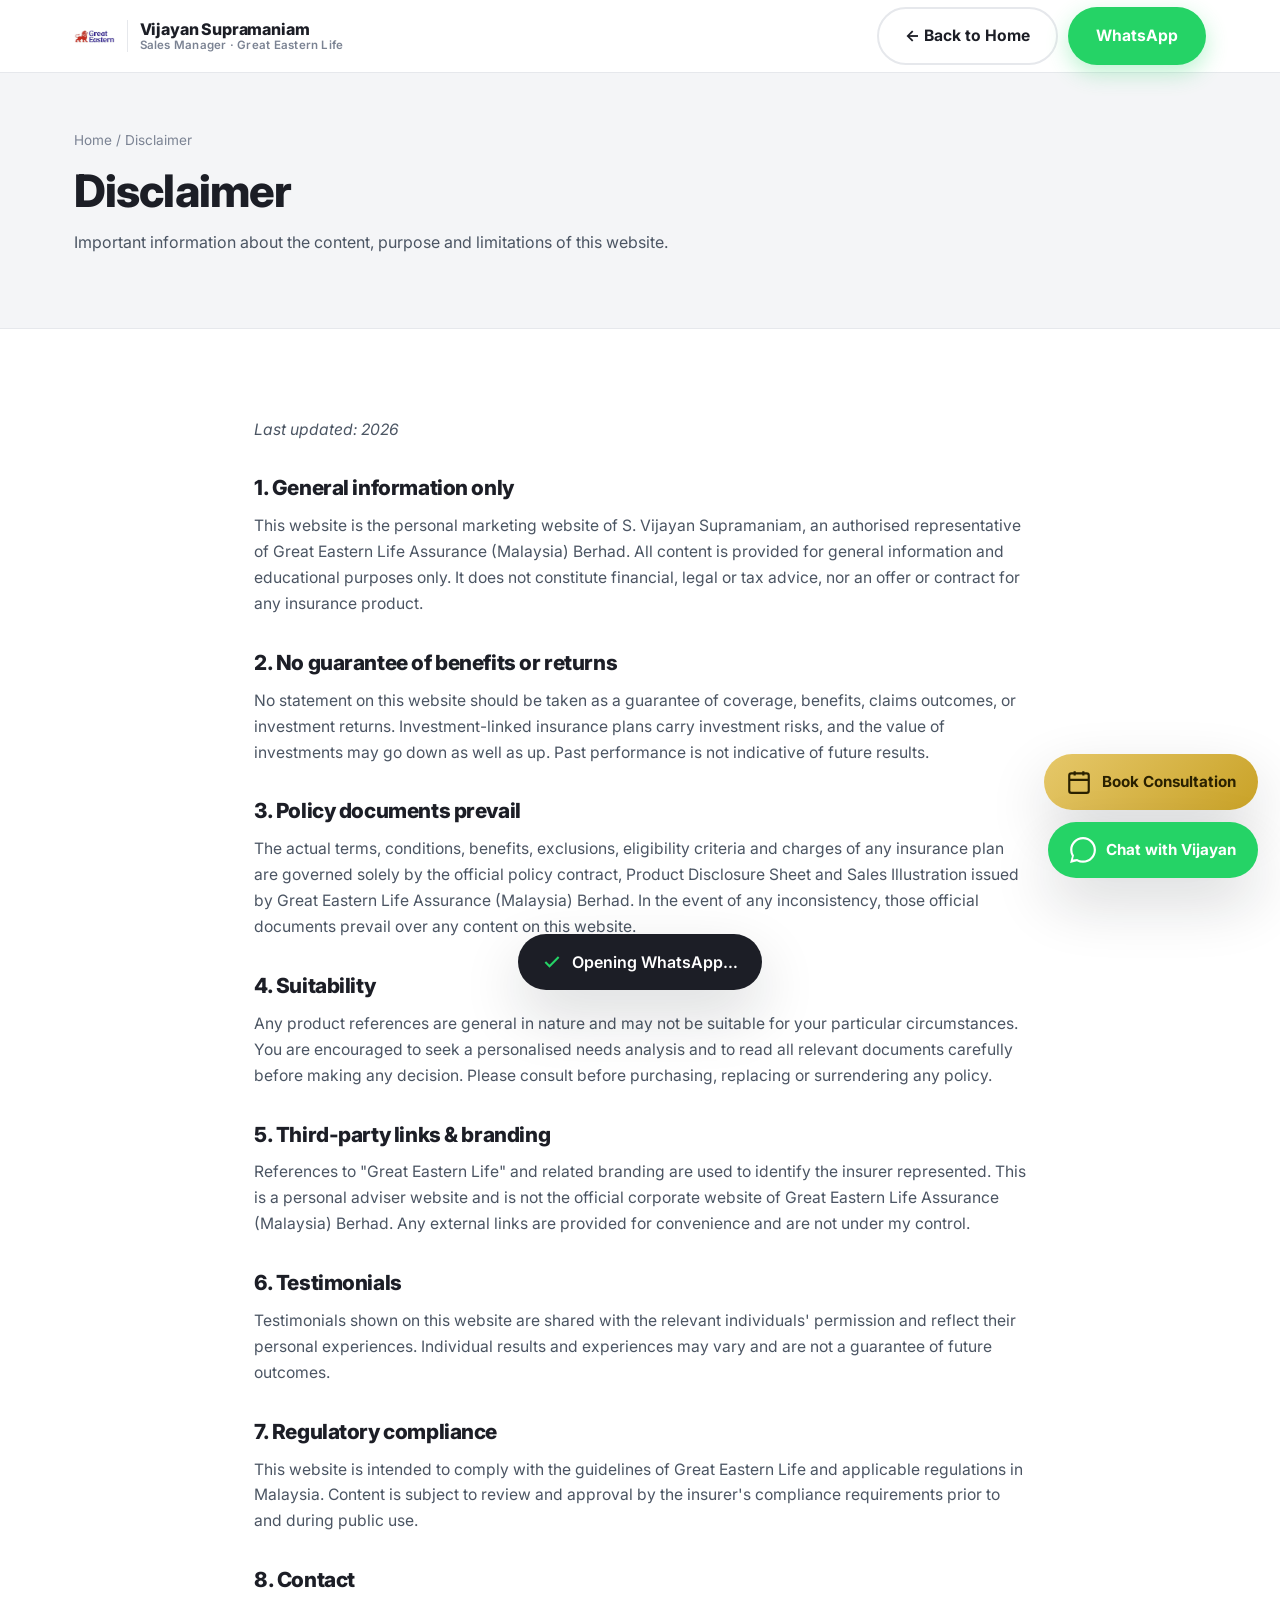
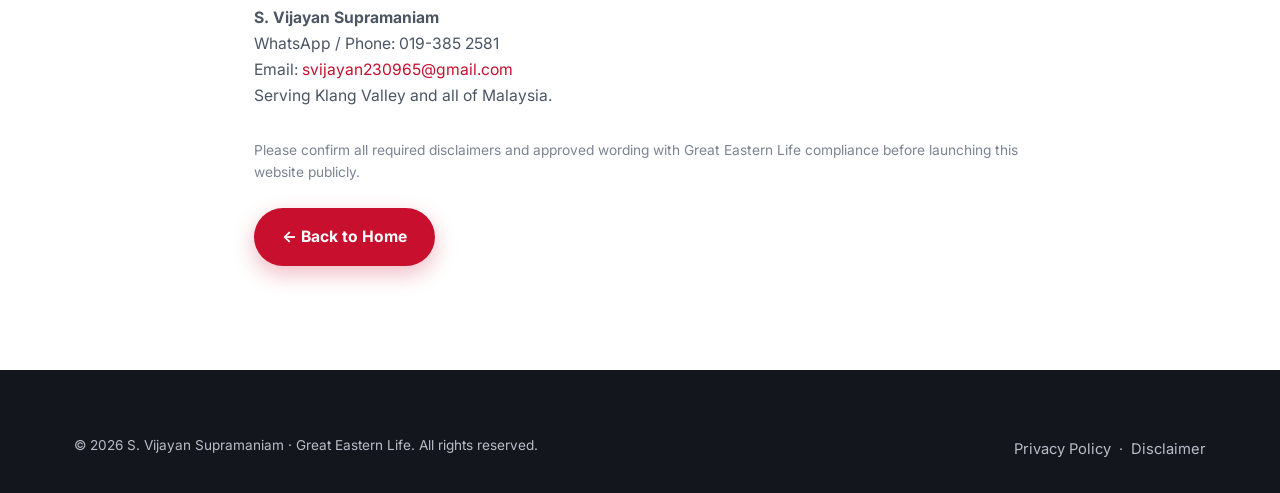
<file: disclaimer.html>
<!DOCTYPE html>
<html lang="en">
<head>
  <meta charset="UTF-8" />
  <meta name="viewport" content="width=device-width, initial-scale=1.0" />
  <title>Disclaimer | S. Vijayan Supramaniam — Great Eastern Life</title>
  <meta name="description" content="Disclaimer for the personal website of S. Vijayan Supramaniam, authorised Great Eastern Life insurance adviser, Malaysia." />
  <meta name="robots" content="index, follow" />
  <link rel="canonical" href="https://www.vijayaninsurance.com/disclaimer.html" />
  <meta name="theme-color" content="#c8102e" />
  <link rel="preconnect" href="https://fonts.googleapis.com" />
  <link rel="preconnect" href="https://fonts.gstatic.com" crossorigin />
  <link href="https://fonts.googleapis.com/css2?family=Inter:wght@400;500;600;700;800;900&display=swap" rel="stylesheet" />
  <link rel="stylesheet" href="assets/css/styles.css" />
  <link rel="icon" href="assets/images/logo.png" type="image/png" />
</head>
<body>
  <header class="header" id="header">
    <div class="container nav">
      <a href="index.html" class="brand">
        <img class="brand__logo" src="assets/images/logo.png" alt="Great Eastern Life" width="150" height="40" />
        <span class="brand__text"><span class="brand__name">Vijayan Supramaniam</span><span class="brand__sub">Sales Manager · Great Eastern Life</span></span>
      </a>
      <div class="nav__cta">
        <a href="index.html" class="btn btn--ghost">← Back to Home</a>
        <a href="#" class="btn btn--whatsapp js-wa" data-wa-msg="Hi Vijayan, I have a question.">WhatsApp</a>
      </div>
    </div>
  </header>

  <section class="page-hero">
    <div class="container">
      <div class="breadcrumb"><a href="index.html">Home</a> / Disclaimer</div>
      <h1>Disclaimer</h1>
      <p>Important information about the content, purpose and limitations of this website.</p>
    </div>
  </section>

  <section class="section">
    <div class="container legal">
      <p><em>Last updated: <span id="year2"></span></em></p>

      <h2>1. General information only</h2>
      <p>This website is the personal marketing website of S. Vijayan Supramaniam, an authorised representative of Great Eastern Life Assurance (Malaysia) Berhad. All content is provided for general information and educational purposes only. It does not constitute financial, legal or tax advice, nor an offer or contract for any insurance product.</p>

      <h2>2. No guarantee of benefits or returns</h2>
      <p>No statement on this website should be taken as a guarantee of coverage, benefits, claims outcomes, or investment returns. Investment-linked insurance plans carry investment risks, and the value of investments may go down as well as up. Past performance is not indicative of future results.</p>

      <h2>3. Policy documents prevail</h2>
      <p>The actual terms, conditions, benefits, exclusions, eligibility criteria and charges of any insurance plan are governed solely by the official policy contract, Product Disclosure Sheet and Sales Illustration issued by Great Eastern Life Assurance (Malaysia) Berhad. In the event of any inconsistency, those official documents prevail over any content on this website.</p>

      <h2>4. Suitability</h2>
      <p>Any product references are general in nature and may not be suitable for your particular circumstances. You are encouraged to seek a personalised needs analysis and to read all relevant documents carefully before making any decision. Please consult before purchasing, replacing or surrendering any policy.</p>

      <h2>5. Third-party links &amp; branding</h2>
      <p>References to "Great Eastern Life" and related branding are used to identify the insurer represented. This is a personal adviser website and is not the official corporate website of Great Eastern Life Assurance (Malaysia) Berhad. Any external links are provided for convenience and are not under my control.</p>

      <h2>6. Testimonials</h2>
      <p>Testimonials shown on this website are shared with the relevant individuals' permission and reflect their personal experiences. Individual results and experiences may vary and are not a guarantee of future outcomes.</p>

      <h2>7. Regulatory compliance</h2>
      <p>This website is intended to comply with the guidelines of Great Eastern Life and applicable regulations in Malaysia. Content is subject to review and approval by the insurer's compliance requirements prior to and during public use.</p>

      <h2>8. Contact</h2>
      <p><strong>S. Vijayan Supramaniam</strong><br />
      WhatsApp / Phone: 019-385 2581<br />
      Email: <a href="mailto:svijayan230965@gmail.com" style="color:var(--ge-red);">svijayan230965@gmail.com</a><br />
      Serving Klang Valley and all of Malaysia.</p>

      <p style="margin-top:30px;font-size:0.86rem;color:var(--muted);">Please confirm all required disclaimers and approved wording with Great Eastern Life compliance before launching this website publicly.</p>

      <p style="margin-top:24px;"><a href="index.html" class="btn btn--primary">← Back to Home</a></p>
    </div>
  </section>

  <footer class="footer">
    <div class="container">
      <div class="footer__bottom" style="border:none;padding-top:0;">
        <span>© <span id="year"></span> S. Vijayan Supramaniam · Great Eastern Life. All rights reserved.</span>
        <span><a href="privacy.html">Privacy Policy</a> &nbsp;·&nbsp; <a href="disclaimer.html">Disclaimer</a></span>
      </div>
    </div>
  </footer>

  <div class="fab">
    <a href="index.html#contact" class="fab__btn fab__btn--book" aria-label="Book a free consultation">
      <svg viewBox="0 0 24 24" fill="none" stroke="currentColor" stroke-width="2"><rect x="3" y="4" width="18" height="18" rx="2"/><path d="M16 2v4M8 2v4M3 10h18"/></svg>
      <span class="fab__label">Book Consultation</span>
    </a>
    <a href="#" class="fab__btn fab__btn--wa js-wa" data-wa-msg="Hi Vijayan!" aria-label="Chat on WhatsApp">
      <svg viewBox="0 0 24 24" fill="currentColor"><path d="M.057 24l1.687-6.163a11.867 11.867 0 01-1.587-5.945C.16 5.335 5.495 0 12.05 0a11.817 11.817 0 018.413 3.488 11.824 11.824 0 013.48 8.414c-.003 6.557-5.338 11.892-11.893 11.892a11.9 11.9 0 01-5.688-1.448L.057 24zm6.597-3.807c1.676.995 3.276 1.591 5.392 1.592 5.448 0 9.886-4.434 9.889-9.885.002-5.462-4.415-9.89-9.881-9.892-5.452 0-9.887 4.434-9.889 9.884a9.86 9.86 0 001.51 5.26l-.999 3.648 3.978-.607z"/></svg>
      <span class="fab__label">Chat with Vijayan</span>
    </a>
  </div>
  <div class="toast" id="toast"><svg viewBox="0 0 24 24" fill="none" stroke="currentColor" stroke-width="2.5"><path d="M20 6L9 17l-5-5"/></svg><span id="toastMsg">Opening WhatsApp…</span></div>
  <script src="assets/js/main.js"></script>
  <script>document.getElementById("year2").textContent = new Date().getFullYear();</script>
</body>
</html>
</file>
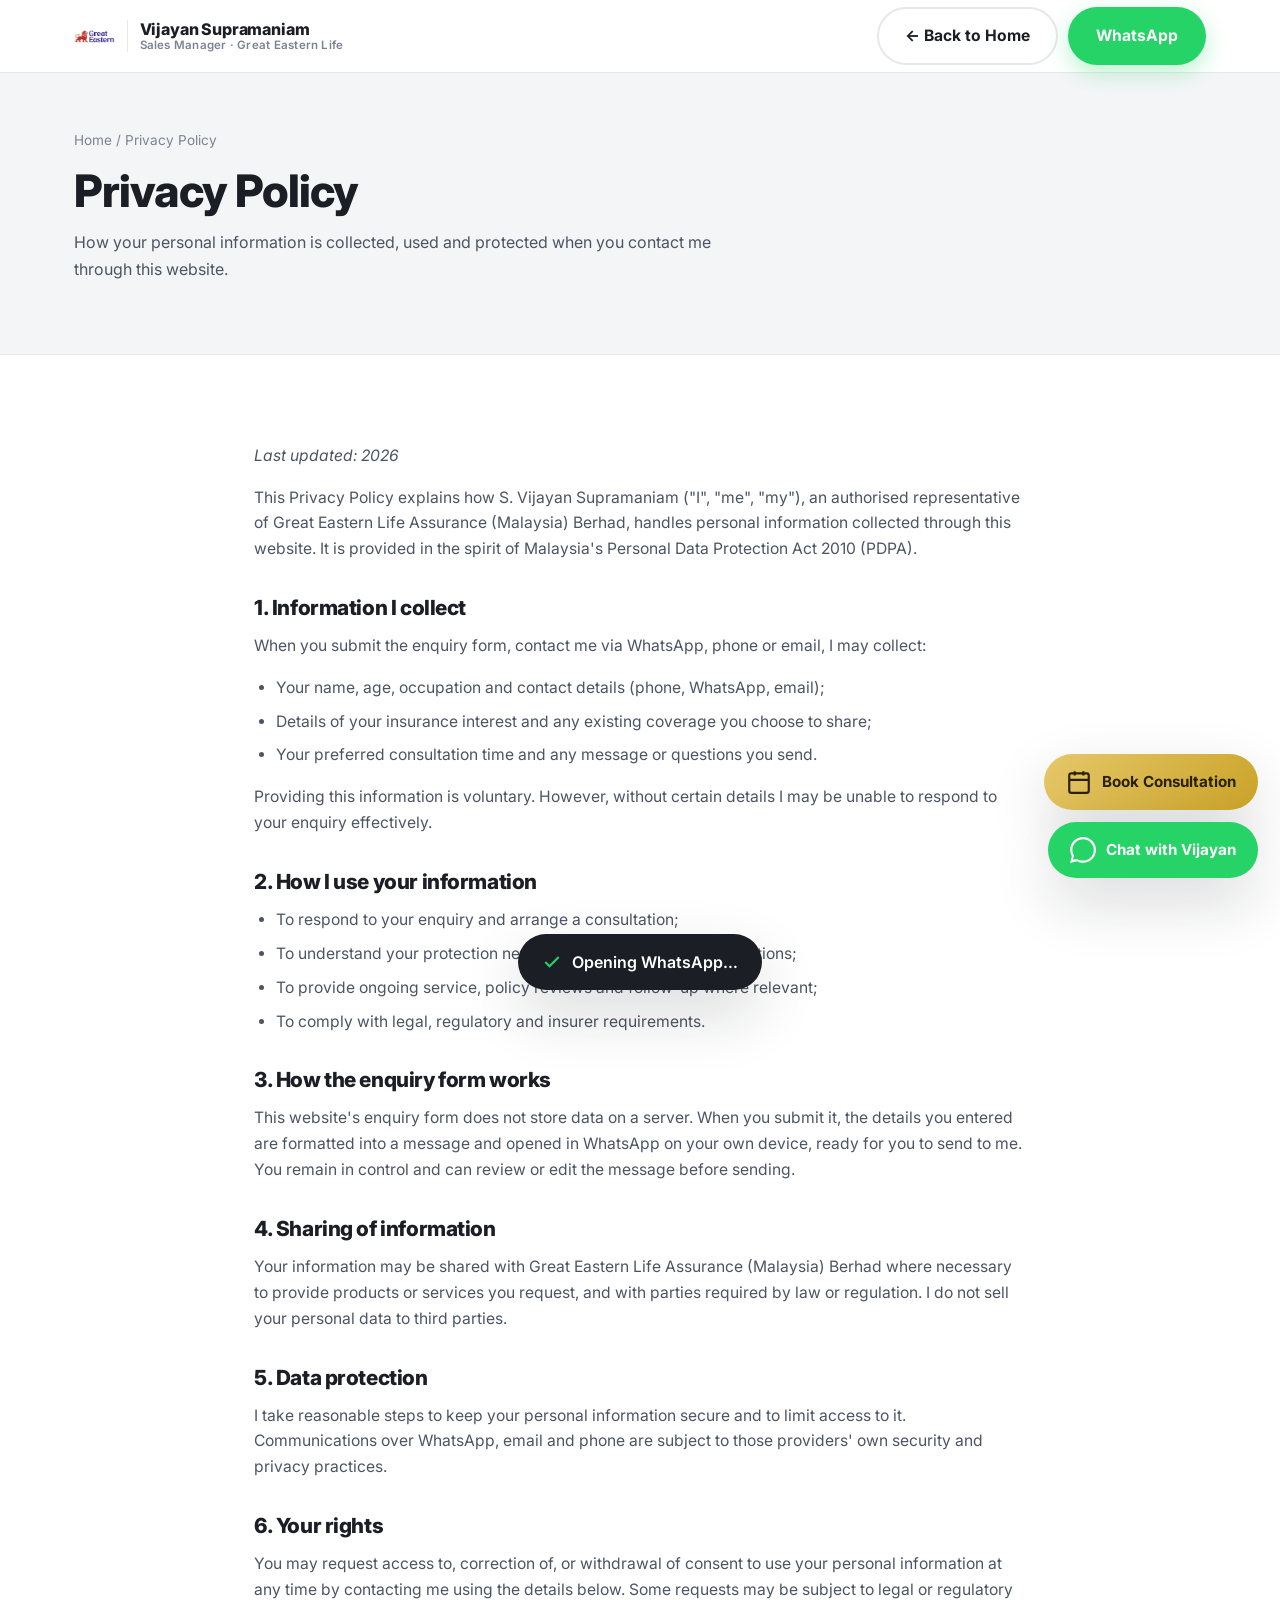
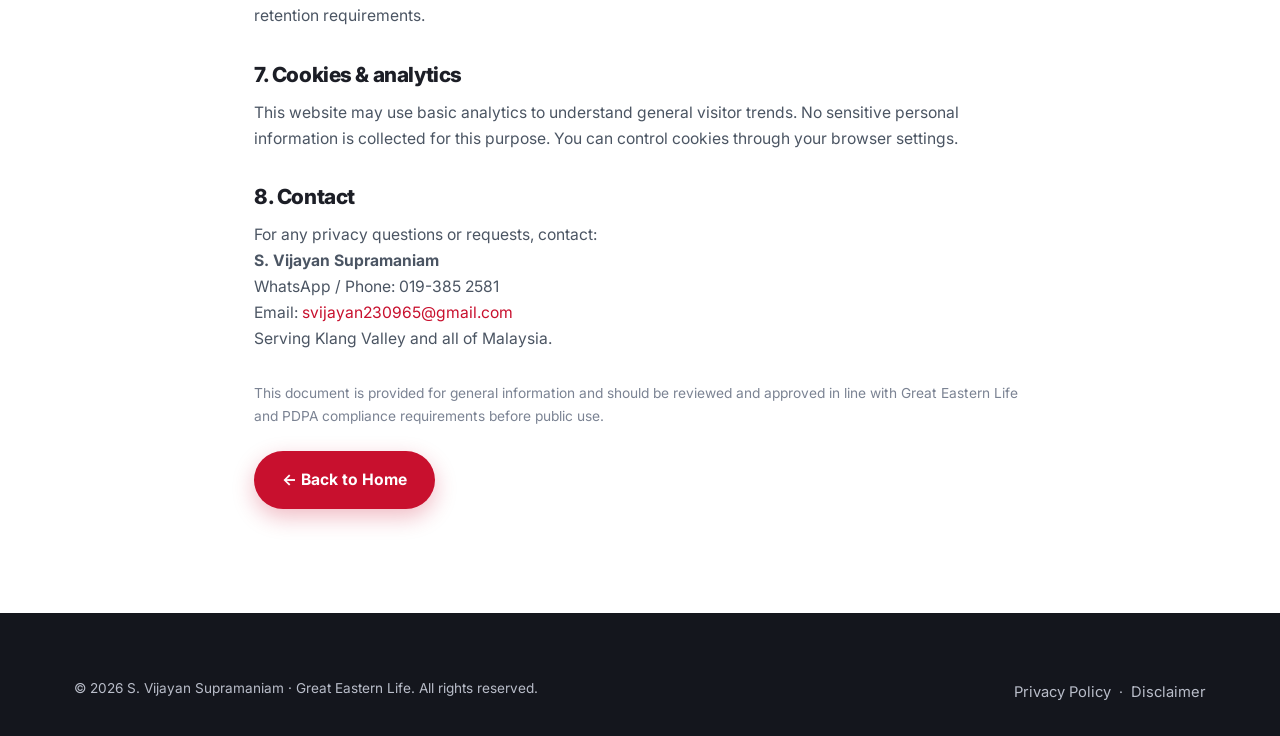
<file: privacy.html>
<!DOCTYPE html>
<html lang="en">
<head>
  <meta charset="UTF-8" />
  <meta name="viewport" content="width=device-width, initial-scale=1.0" />
  <title>Privacy Policy | S. Vijayan Supramaniam — Great Eastern Life</title>
  <meta name="description" content="Privacy Policy for the personal website of S. Vijayan Supramaniam, Great Eastern Life insurance adviser, Malaysia." />
  <meta name="robots" content="index, follow" />
  <link rel="canonical" href="https://www.vijayaninsurance.com/privacy.html" />
  <meta name="theme-color" content="#c8102e" />
  <link rel="preconnect" href="https://fonts.googleapis.com" />
  <link rel="preconnect" href="https://fonts.gstatic.com" crossorigin />
  <link href="https://fonts.googleapis.com/css2?family=Inter:wght@400;500;600;700;800;900&display=swap" rel="stylesheet" />
  <link rel="stylesheet" href="assets/css/styles.css" />
  <link rel="icon" href="assets/images/logo.png" type="image/png" />
</head>
<body>
  <header class="header" id="header">
    <div class="container nav">
      <a href="index.html" class="brand">
        <img class="brand__logo" src="assets/images/logo.png" alt="Great Eastern Life" width="150" height="40" />
        <span class="brand__text"><span class="brand__name">Vijayan Supramaniam</span><span class="brand__sub">Sales Manager · Great Eastern Life</span></span>
      </a>
      <div class="nav__cta">
        <a href="index.html" class="btn btn--ghost">← Back to Home</a>
        <a href="#" class="btn btn--whatsapp js-wa" data-wa-msg="Hi Vijayan, I have a question.">WhatsApp</a>
      </div>
    </div>
  </header>

  <section class="page-hero">
    <div class="container">
      <div class="breadcrumb"><a href="index.html">Home</a> / Privacy Policy</div>
      <h1>Privacy Policy</h1>
      <p>How your personal information is collected, used and protected when you contact me through this website.</p>
    </div>
  </section>

  <section class="section">
    <div class="container legal">
      <p><em>Last updated: <span id="year2"></span></em></p>

      <p>This Privacy Policy explains how S. Vijayan Supramaniam ("I", "me", "my"), an authorised representative of Great Eastern Life Assurance (Malaysia) Berhad, handles personal information collected through this website. It is provided in the spirit of Malaysia's Personal Data Protection Act 2010 (PDPA).</p>

      <h2>1. Information I collect</h2>
      <p>When you submit the enquiry form, contact me via WhatsApp, phone or email, I may collect:</p>
      <ul>
        <li>Your name, age, occupation and contact details (phone, WhatsApp, email);</li>
        <li>Details of your insurance interest and any existing coverage you choose to share;</li>
        <li>Your preferred consultation time and any message or questions you send.</li>
      </ul>
      <p>Providing this information is voluntary. However, without certain details I may be unable to respond to your enquiry effectively.</p>

      <h2>2. How I use your information</h2>
      <ul>
        <li>To respond to your enquiry and arrange a consultation;</li>
        <li>To understand your protection needs and recommend suitable options;</li>
        <li>To provide ongoing service, policy reviews and follow-up where relevant;</li>
        <li>To comply with legal, regulatory and insurer requirements.</li>
      </ul>

      <h2>3. How the enquiry form works</h2>
      <p>This website's enquiry form does not store data on a server. When you submit it, the details you entered are formatted into a message and opened in WhatsApp on your own device, ready for you to send to me. You remain in control and can review or edit the message before sending.</p>

      <h2>4. Sharing of information</h2>
      <p>Your information may be shared with Great Eastern Life Assurance (Malaysia) Berhad where necessary to provide products or services you request, and with parties required by law or regulation. I do not sell your personal data to third parties.</p>

      <h2>5. Data protection</h2>
      <p>I take reasonable steps to keep your personal information secure and to limit access to it. Communications over WhatsApp, email and phone are subject to those providers' own security and privacy practices.</p>

      <h2>6. Your rights</h2>
      <p>You may request access to, correction of, or withdrawal of consent to use your personal information at any time by contacting me using the details below. Some requests may be subject to legal or regulatory retention requirements.</p>

      <h2>7. Cookies &amp; analytics</h2>
      <p>This website may use basic analytics to understand general visitor trends. No sensitive personal information is collected for this purpose. You can control cookies through your browser settings.</p>

      <h2>8. Contact</h2>
      <p>For any privacy questions or requests, contact:<br />
      <strong>S. Vijayan Supramaniam</strong><br />
      WhatsApp / Phone: 019-385 2581<br />
      Email: <a href="mailto:svijayan230965@gmail.com" style="color:var(--ge-red);">svijayan230965@gmail.com</a><br />
      Serving Klang Valley and all of Malaysia.</p>

      <p style="margin-top:30px;font-size:0.86rem;color:var(--muted);">This document is provided for general information and should be reviewed and approved in line with Great Eastern Life and PDPA compliance requirements before public use.</p>

      <p style="margin-top:24px;"><a href="index.html" class="btn btn--primary">← Back to Home</a></p>
    </div>
  </section>

  <footer class="footer">
    <div class="container">
      <div class="footer__bottom" style="border:none;padding-top:0;">
        <span>© <span id="year"></span> S. Vijayan Supramaniam · Great Eastern Life. All rights reserved.</span>
        <span><a href="privacy.html">Privacy Policy</a> &nbsp;·&nbsp; <a href="disclaimer.html">Disclaimer</a></span>
      </div>
    </div>
  </footer>

  <div class="fab">
    <a href="index.html#contact" class="fab__btn fab__btn--book" aria-label="Book a free consultation">
      <svg viewBox="0 0 24 24" fill="none" stroke="currentColor" stroke-width="2"><rect x="3" y="4" width="18" height="18" rx="2"/><path d="M16 2v4M8 2v4M3 10h18"/></svg>
      <span class="fab__label">Book Consultation</span>
    </a>
    <a href="#" class="fab__btn fab__btn--wa js-wa" data-wa-msg="Hi Vijayan!" aria-label="Chat on WhatsApp">
      <svg viewBox="0 0 24 24" fill="currentColor"><path d="M.057 24l1.687-6.163a11.867 11.867 0 01-1.587-5.945C.16 5.335 5.495 0 12.05 0a11.817 11.817 0 018.413 3.488 11.824 11.824 0 013.48 8.414c-.003 6.557-5.338 11.892-11.893 11.892a11.9 11.9 0 01-5.688-1.448L.057 24zm6.597-3.807c1.676.995 3.276 1.591 5.392 1.592 5.448 0 9.886-4.434 9.889-9.885.002-5.462-4.415-9.89-9.881-9.892-5.452 0-9.887 4.434-9.889 9.884a9.86 9.86 0 001.51 5.26l-.999 3.648 3.978-.607z"/></svg>
      <span class="fab__label">Chat with Vijayan</span>
    </a>
  </div>
  <div class="toast" id="toast"><svg viewBox="0 0 24 24" fill="none" stroke="currentColor" stroke-width="2.5"><path d="M20 6L9 17l-5-5"/></svg><span id="toastMsg">Opening WhatsApp…</span></div>
  <script src="assets/js/main.js"></script>
  <script>document.getElementById("year2").textContent = new Date().getFullYear();</script>
</body>
</html>
</file>
<file: assets/css/styles.css>
/* =============================================================
   Vijayan Supramaniam — Great Eastern Life | Design System
   Brand: Great Eastern Red + Gold accents on clean white
   ============================================================= */

:root {
  /* Brand palette — premium Great Eastern red */
  --ge-red: #c8102e;
  --ge-red-dark: #9e0b22;
  --ge-red-deep: #7a0819;
  --ge-red-soft: #fdecee;
  --ge-red-tint: #faf3f4;
  --gold: #c9a227;
  --gold-light: #e6c86a;
  --gold-dark: #a8861a;

  /* Neutrals — cool greys */
  --ink: #1c1e26;
  --slate: #4b5563;
  --muted: #7b8393;
  --line: #e6e8ec;
  --bg: #ffffff;
  --bg-soft: #f4f5f7;
  --bg-grey: #eef0f3;
  --bg-dark: #14161d;

  /* Utility */
  --wa: #25d366;
  --radius: 16px;
  --radius-sm: 10px;
  --shadow-sm: 0 2px 10px rgba(20, 22, 30, 0.06);
  --shadow: 0 10px 30px rgba(20, 22, 30, 0.10);
  --shadow-lg: 0 24px 60px rgba(20, 22, 30, 0.16);
  --maxw: 1180px;
  --font: "Inter", "Segoe UI", system-ui, -apple-system, Roboto, Arial, sans-serif;
  --transition: 0.25s cubic-bezier(0.4, 0, 0.2, 1);
}

/* ---------- Reset ---------- */
*, *::before, *::after { box-sizing: border-box; }
html { scroll-behavior: smooth; -webkit-text-size-adjust: 100%; }
body {
  margin: 0;
  font-family: var(--font);
  color: var(--ink);
  background: var(--bg);
  line-height: 1.65;
  font-size: 16px;
  overflow-x: hidden;
}
img { max-width: 100%; display: block; }
a { color: inherit; text-decoration: none; }
ul { margin: 0; padding: 0; list-style: none; }
h1, h2, h3, h4 { line-height: 1.2; margin: 0 0 0.5em; font-weight: 800; letter-spacing: -0.02em; }
p { margin: 0 0 1em; color: var(--slate); }
section { position: relative; }

/* ---------- Layout helpers ---------- */
.container { width: 100%; max-width: var(--maxw); margin: 0 auto; padding: 0 24px; }
.section { padding: 88px 0; }
.section--soft { background: var(--bg-soft); }
.section--tint { background: var(--ge-red-tint); }
.section--dark { background: var(--bg-dark); color: #fff; }
.section--dark p { color: #b9bdc9; }
.center { text-align: center; }
.eyebrow {
  display: inline-flex; align-items: center; gap: 8px;
  font-size: 0.78rem; font-weight: 700; letter-spacing: 0.14em;
  text-transform: uppercase; color: var(--ge-red);
  background: var(--ge-red-soft); padding: 7px 14px; border-radius: 100px;
  margin-bottom: 18px;
}
.section--dark .eyebrow { background: rgba(200,16,46,0.16); color: #ff6b83; }
.section-title { font-size: clamp(1.8rem, 3.6vw, 2.6rem); margin-bottom: 14px; }
.section-lead { font-size: 1.08rem; max-width: 640px; margin: 0 auto 8px; }
.section-head { max-width: 720px; margin: 0 auto 54px; }

/* ---------- Buttons ---------- */
.btn {
  display: inline-flex; align-items: center; justify-content: center; gap: 10px;
  font-weight: 700; font-size: 0.98rem; padding: 14px 26px;
  border-radius: 100px; border: 2px solid transparent; cursor: pointer;
  transition: var(--transition); white-space: nowrap;
}
.btn svg { width: 20px; height: 20px; }
.btn--primary { background: var(--ge-red); color: #fff; box-shadow: 0 8px 22px rgba(200,16,46,0.28); }
.btn--primary:hover { background: var(--ge-red-dark); transform: translateY(-2px); box-shadow: 0 12px 28px rgba(200,16,46,0.38); }
.btn--gold { background: linear-gradient(135deg, var(--gold-light), var(--gold)); color: #2a2100; box-shadow: 0 8px 22px rgba(201,162,39,0.3); }
.btn--gold:hover { transform: translateY(-2px); box-shadow: 0 12px 28px rgba(201,162,39,0.4); }
.btn--whatsapp { background: var(--wa); color: #fff; box-shadow: 0 8px 22px rgba(37,211,102,0.3); }
.btn--whatsapp:hover { background: #1eb757; transform: translateY(-2px); }
.btn--ghost { background: transparent; color: var(--ink); border-color: var(--line); }
.btn--ghost:hover { border-color: var(--ge-red); color: var(--ge-red); }
.btn--light { background: #fff; color: var(--ink); }
.btn--light:hover { transform: translateY(-2px); box-shadow: var(--shadow); }
.btn--lg { padding: 17px 34px; font-size: 1.05rem; }
.btn--block { width: 100%; }

/* ---------- Header / Nav ---------- */
.header {
  position: sticky; top: 0; z-index: 100;
  background: rgba(255,255,255,0.92); backdrop-filter: saturate(180%) blur(14px);
  border-bottom: 1px solid var(--line);
  transition: var(--transition);
}
.header.scrolled { box-shadow: var(--shadow-sm); background: rgba(255,255,255,0.98); }
.nav { display: flex; align-items: center; justify-content: space-between; height: 72px; gap: 20px; }
.brand { display: flex; align-items: center; gap: 12px; flex-shrink: 0; }
.brand__logo { height: 40px; width: auto; display: block; }
.brand__logo--footer { height: 42px; background: #fff; padding: 8px 14px; border-radius: 12px; }
.brand__text { display: flex; flex-direction: column; line-height: 1.15; padding-left: 12px; border-left: 1px solid var(--line); }
.brand__name { font-weight: 800; font-size: 1rem; letter-spacing: -0.01em; }
.brand__sub { font-size: 0.72rem; color: var(--muted); font-weight: 600; letter-spacing: 0.02em; }

/* Single nav menu (links + CTA) */
.nav__menu { display: flex; align-items: center; gap: 26px; }
.nav__links { display: flex; align-items: center; gap: 2px; }
.nav__links a {
  position: relative; font-size: 0.92rem; font-weight: 600; color: var(--slate);
  padding: 8px 12px; border-radius: 8px; transition: color .2s ease, background .2s ease;
}
.nav__links a::after {
  content: ""; position: absolute; left: 12px; right: 12px; bottom: 4px; height: 2px;
  background: var(--ge-red); border-radius: 2px; transform: scaleX(0); transform-origin: center;
  transition: transform .25s ease;
}
.nav__links a:hover { color: var(--ge-red); }
.nav__links a:hover::after,
.nav__links a.active::after { transform: scaleX(1); }
.nav__links a.active { color: var(--ge-red); }
.nav__cta { display: flex; align-items: center; gap: 10px; }
.nav__book { padding: 11px 20px; font-size: 0.9rem; }

/* Hamburger */
.nav__toggle {
  display: none; width: 46px; height: 46px; border: 1px solid var(--line);
  background: #fff; border-radius: 12px; cursor: pointer; flex-direction: column;
  justify-content: center; align-items: center; gap: 5px; z-index: 101;
}
.nav__toggle span { width: 22px; height: 2px; background: var(--ink); border-radius: 2px; transition: var(--transition); }
.nav__toggle.active span:nth-child(1) { transform: translateY(7px) rotate(45deg); }
.nav__toggle.active span:nth-child(2) { opacity: 0; }
.nav__toggle.active span:nth-child(3) { transform: translateY(-7px) rotate(-45deg); }

/* ---------- Hero ---------- */
.hero { padding: 70px 0 90px; position: relative; overflow: hidden; }
.hero::before {
  content: ""; position: absolute; top: -180px; right: -140px; width: 560px; height: 560px;
  background: radial-gradient(circle, rgba(200,16,46,0.10), transparent 66%); z-index: 0;
}
.hero::after {
  content: ""; position: absolute; bottom: -160px; left: -120px; width: 460px; height: 460px;
  background: radial-gradient(circle, rgba(201,162,39,0.12), transparent 66%); z-index: 0;
}
.hero__grid { display: grid; grid-template-columns: 1.05fr 0.95fr; gap: 56px; align-items: center; position: relative; z-index: 1; }
.hero__badge {
  display: inline-flex; align-items: center; gap: 8px; font-size: 0.82rem; font-weight: 700;
  color: var(--gold-dark); background: #fff; border: 1px solid var(--line);
  padding: 8px 16px; border-radius: 100px; box-shadow: var(--shadow-sm); margin-bottom: 22px;
}
.hero__badge .dot { width: 8px; height: 8px; border-radius: 50%; background: var(--wa); box-shadow: 0 0 0 4px rgba(37,211,102,0.18); }
.hero h1 { font-size: clamp(2.1rem, 5vw, 3.4rem); margin-bottom: 18px; }
.hero h1 .accent { color: var(--ge-red); }
.hero__lead { font-size: 1.16rem; max-width: 520px; margin-bottom: 30px; }
.hero__tagline {
  font-size: 1.02rem; font-style: italic; font-weight: 600; color: var(--gold-dark);
  border-left: 3px solid var(--gold); padding-left: 14px; margin: -14px 0 28px; max-width: 480px;
}
.hero__actions { display: flex; flex-wrap: wrap; gap: 14px; margin-bottom: 34px; }
.hero__trust { display: flex; gap: 30px; flex-wrap: wrap; }
.hero__trust .stat strong { display: block; font-size: 1.7rem; font-weight: 800; color: var(--ink); line-height: 1; }
.hero__trust .stat span { font-size: 0.85rem; color: var(--muted); font-weight: 600; }

/* Hero portrait card */
.hero__visual { position: relative; max-width: 440px; margin-left: auto; }
.hero__poster {
  width: 100%; height: 480px; object-fit: cover; object-position: center 18%;
  border-radius: 22px; box-shadow: var(--shadow-lg); display: block;
  border: 6px solid #fff; background: #fff;
}
.hero__float {
  position: absolute; background: #fff; border-radius: 14px; padding: 12px 16px;
  box-shadow: var(--shadow); display: flex; align-items: center; gap: 10px; z-index: 3;
  font-size: 0.85rem; font-weight: 700;
}
.hero__float--1 { top: 26px; left: -26px; }
.hero__float--2 { bottom: 90px; right: -20px; }
.hero__float .ico { width: 34px; height: 34px; border-radius: 10px; display: grid; place-items: center; color: #fff; }
.hero__float--1 .ico { background: var(--wa); }
.hero__float--2 .ico { background: var(--gold); }

/* ---------- Trust bar ---------- */
.trustbar { background: var(--bg-dark); color: #fff; padding: 22px 0; }
.trustbar__row { display: flex; align-items: center; justify-content: space-between; flex-wrap: wrap; gap: 18px; }
.trustbar__item { display: flex; align-items: center; gap: 10px; font-size: 0.92rem; font-weight: 600; color: #cfd3dd; }
.trustbar__item svg { width: 22px; height: 22px; color: var(--gold-light); flex-shrink: 0; }

/* ---------- Cards / Services ---------- */
.grid { display: grid; gap: 24px; }
.grid--3 { grid-template-columns: repeat(3, 1fr); align-items: stretch; }
.grid--2 { grid-template-columns: repeat(2, 1fr); }
.grid--4 { grid-template-columns: repeat(4, 1fr); }

.card {
  background: #fff; border: 1px solid var(--line); border-radius: var(--radius);
  padding: 30px; transition: var(--transition); position: relative; overflow: hidden;
  display: flex; flex-direction: column;
}
.card:hover { transform: translateY(-6px); box-shadow: var(--shadow); border-color: transparent; }
.card__icon {
  width: 58px; height: 58px; border-radius: 16px; display: grid; place-items: center;
  background: var(--ge-red-soft); color: var(--ge-red); margin-bottom: 20px;
  transition: var(--transition);
}
.card:hover .card__icon { background: var(--ge-red); color: #fff; transform: scale(1.08); }
.card__icon svg { width: 28px; height: 28px; }
.card h3 { font-size: 1.22rem; margin-bottom: 10px; }
.card p { font-size: 0.96rem; margin-bottom: 16px; flex: 1; }
.card__link { font-weight: 700; font-size: 0.9rem; color: var(--ge-red); display: inline-flex; align-items: center; gap: 6px; margin-top: auto; }
.card__link svg { width: 16px; height: 16px; transition: var(--transition); }
.card:hover .card__link svg { transform: translateX(4px); }
.card--accent::before {
  content: ""; position: absolute; top: 0; left: 0; right: 0; height: 4px;
  background: linear-gradient(90deg, var(--ge-red), var(--gold));
  transform: scaleX(0); transform-origin: left; transition: var(--transition);
}
.card--accent:hover::before { transform: scaleX(1); }

/* ---------- About ---------- */
.about__grid { display: grid; grid-template-columns: 0.85fr 1.15fr; gap: 56px; align-items: center; }
.about__media { position: relative; max-width: 420px; margin: 0 auto; }
.about__poster {
  width: 100%; max-height: 600px; object-fit: cover; object-position: center top;
  border-radius: 20px; box-shadow: var(--shadow-lg); display: block;
  border: 6px solid #fff; background: #fff;
}
.about__badge {
  position: absolute; bottom: -22px; right: -14px; background: #fff; border-radius: 18px;
  padding: 18px 22px; box-shadow: var(--shadow); text-align: center; border: 1px solid var(--line);
}
.about__badge strong { display: block; font-size: 2rem; color: var(--ge-red); line-height: 1; font-weight: 900; }
.about__badge span { font-size: 0.78rem; color: var(--muted); font-weight: 600; }
.about__list { display: grid; gap: 14px; margin: 24px 0 30px; }
.about__list li { display: flex; gap: 12px; align-items: flex-start; font-size: 0.98rem; color: var(--slate); }
.about__list svg { width: 22px; height: 22px; color: var(--wa); flex-shrink: 0; margin-top: 2px; }

/* ---------- Why choose (feature rows) ---------- */
.feature { display: flex; gap: 18px; align-items: flex-start; }
.feature__num {
  flex-shrink: 0; width: 48px; height: 48px; border-radius: 14px; display: grid; place-items: center;
  font-weight: 900; font-size: 1.1rem; background: linear-gradient(135deg, var(--gold-light), var(--gold));
  color: #2a2100;
}
.feature h3 { font-size: 1.1rem; margin-bottom: 6px; }
.feature p { font-size: 0.94rem; margin: 0; }

/* ---------- Process steps ---------- */
.steps { display: grid; grid-template-columns: repeat(4, 1fr); gap: 24px; position: relative; }
.steps::before {
  content: ""; position: absolute; top: 34px; left: 10%; right: 10%; height: 2px;
  background: linear-gradient(90deg, var(--ge-red-soft), var(--line), var(--ge-red-soft));
  z-index: 0;
}
.step { text-align: center; position: relative; z-index: 1; }
.step__circle {
  width: 68px; height: 68px; border-radius: 50%; margin: 0 auto 18px; display: grid; place-items: center;
  background: #fff; border: 2px solid var(--line); color: var(--ge-red); font-weight: 900; font-size: 1.4rem;
  position: relative; z-index: 1; transition: var(--transition); box-shadow: var(--shadow-sm);
}
.step:hover .step__circle { border-color: var(--ge-red); background: var(--ge-red); color: #fff; transform: scale(1.1); box-shadow: 0 8px 24px rgba(200,16,46,0.28); }
.step h3 { font-size: 1.05rem; margin-bottom: 8px; }
.step p { font-size: 0.9rem; margin: 0; }

/* ---------- Testimonials ---------- */
.testi {
  background: #fff; border: 1px solid var(--line); border-radius: var(--radius); padding: 34px 30px 28px;
  display: flex; flex-direction: column; gap: 16px; transition: var(--transition);
  position: relative; overflow: hidden;
}
.testi::before {
  content: '\201C'; position: absolute; top: -8px; left: 18px;
  font-size: 7rem; line-height: 1; font-weight: 900; color: var(--ge-red-soft);
  font-family: Georgia, serif; pointer-events: none; z-index: 0;
}
.testi:hover {
  box-shadow: 0 16px 40px rgba(200,16,46,0.12); transform: translateY(-6px);
  border-color: rgba(200,16,46,0.18);
}
.testi__stars { color: var(--gold); display: flex; gap: 3px; position: relative; z-index: 1; }
.testi__quote { font-size: 1rem; color: var(--ink); font-style: italic; margin: 0; line-height: 1.7; position: relative; z-index: 1; }
.testi__author { display: flex; align-items: center; gap: 14px; margin-top: auto; padding-top: 16px; border-top: 1px solid var(--line); position: relative; z-index: 1; }
.testi__avatar {
  width: 52px; height: 52px; border-radius: 50%; display: grid; place-items: center; flex-shrink: 0;
  background: linear-gradient(135deg, var(--ge-red), var(--gold)); color: #fff; font-weight: 800; font-size: 0.95rem;
  box-shadow: 0 0 0 3px #fff, 0 0 0 5px rgba(200,16,46,0.2);
}
.testi__author strong { display: block; font-size: 0.96rem; color: var(--ink); }
.testi__author span { font-size: 0.82rem; color: var(--muted); }

/* ---------- FAQ ---------- */
.faq { max-width: 820px; margin: 0 auto; }
.faq__item { border: 1px solid var(--line); border-radius: var(--radius-sm); margin-bottom: 14px; overflow: hidden; background: #fff; transition: var(--transition); }
.faq__item:hover { border-color: #d6d9e0; }
.faq__q {
  width: 100%; text-align: left; background: none; border: none; cursor: pointer;
  padding: 20px 24px; font-size: 1.02rem; font-weight: 700; color: var(--ink);
  display: flex; justify-content: space-between; align-items: center; gap: 16px; font-family: inherit;
}
.faq__q .plus { flex-shrink: 0; width: 26px; height: 26px; position: relative; transition: var(--transition); }
.faq__q .plus::before, .faq__q .plus::after {
  content: ""; position: absolute; background: var(--ge-red); border-radius: 2px;
  top: 50%; left: 50%; transform: translate(-50%, -50%);
}
.faq__q .plus::before { width: 14px; height: 2px; }
.faq__q .plus::after { width: 2px; height: 14px; transition: var(--transition); }
.faq__item.open .plus::after { transform: translate(-50%, -50%) rotate(90deg); opacity: 0; }
.faq__a { max-height: 0; overflow: hidden; transition: max-height 0.32s ease; }
.faq__a p { padding: 0 24px 20px; margin: 0; font-size: 0.96rem; }

/* ---------- CTA band ---------- */
.cta-band { background: linear-gradient(135deg, var(--ge-red), var(--ge-red-dark)); color: #fff; border-radius: 26px; padding: 56px; text-align: center; position: relative; overflow: hidden; }
.cta-band::before { content: ""; position: absolute; top: -80px; right: -60px; width: 300px; height: 300px; background: radial-gradient(circle, rgba(201,162,39,0.35), transparent 65%); }
.cta-band h2 { color: #fff; font-size: clamp(1.6rem, 3.4vw, 2.4rem); position: relative; }
.cta-band p { color: rgba(255,255,255,0.9); max-width: 560px; margin: 0 auto 28px; position: relative; font-size: 1.08rem; }
.cta-band .hero__actions { justify-content: center; margin: 0; position: relative; }

/* ---------- Forms ---------- */
.form-wrap { display: grid; grid-template-columns: 0.9fr 1.1fr; gap: 48px; align-items: start; }
.form-card { background: #fff; border: 1px solid var(--line); border-radius: var(--radius); padding: 34px; box-shadow: var(--shadow); }
.form-row { display: grid; grid-template-columns: 1fr 1fr; gap: 16px; }
.field { margin-bottom: 16px; }
.field label { display: block; font-size: 0.86rem; font-weight: 700; margin-bottom: 7px; color: var(--ink); }
.field label .req { color: var(--ge-red); }
.field input, .field select, .field textarea {
  width: 100%; padding: 13px 15px; border: 1.5px solid var(--line); border-radius: var(--radius-sm);
  font-family: inherit; font-size: 0.96rem; color: var(--ink); background: var(--bg-soft); transition: var(--transition);
}
.field input:focus, .field select:focus, .field textarea:focus {
  outline: none; border-color: var(--ge-red); background: #fff; box-shadow: 0 0 0 4px rgba(200,16,46,0.1);
}
.field textarea { resize: vertical; min-height: 110px; }
.form-note { font-size: 0.82rem; color: var(--muted); margin-top: 14px; text-align: center; }
.contact-side { display: grid; gap: 16px; }
.contact-item { display: flex; gap: 16px; align-items: flex-start; padding: 20px; border: 1px solid var(--line); border-radius: var(--radius-sm); background: #fff; transition: var(--transition); }
.contact-item:hover { border-color: var(--ge-red); box-shadow: var(--shadow-sm); }
.contact-item .ico { width: 46px; height: 46px; border-radius: 12px; background: var(--ge-red-soft); color: var(--ge-red); display: grid; place-items: center; flex-shrink: 0; }
.contact-item .ico--wa { background: rgba(37,211,102,0.14); color: var(--wa); }
.contact-item--wa:hover { border-color: var(--wa); }
.contact-item .ico svg { width: 22px; height: 22px; }
.contact-item strong { display: block; font-size: 0.98rem; }
.contact-item a, .contact-item span { color: var(--slate); font-size: 0.94rem; }
.contact-item a:hover { color: var(--ge-red); }
.fast-reply {
  display: flex; width: fit-content; align-items: center; gap: 5px; margin-top: 6px;
  font-size: 0.78rem; font-weight: 700; color: #148a3f;
  background: rgba(37,211,102,0.12); padding: 3px 10px; border-radius: 100px;
}
.fast-reply__dot { width: 7px; height: 7px; border-radius: 50%; background: var(--wa); box-shadow: 0 0 0 3px rgba(37,211,102,0.22); }

/* ---------- Footer ---------- */
.footer { background: var(--bg-dark); color: #b9bdc9; padding: 64px 0 28px; }
.footer__grid { display: grid; grid-template-columns: 1.6fr 1fr 1fr 1.2fr; gap: 40px; margin-bottom: 44px; }
.footer h4 { color: #fff; font-size: 0.95rem; text-transform: uppercase; letter-spacing: 0.1em; margin-bottom: 18px; }
.footer a { color: #b9bdc9; font-size: 0.92rem; line-height: 2.1; transition: var(--transition); }
.footer a:hover { color: var(--gold-light); }
.footer .brand__name { color: #fff; }
.footer__about p { font-size: 0.92rem; margin-top: 16px; max-width: 320px; }
.footer__social { display: flex; gap: 10px; margin-top: 18px; }
.footer__social a { width: 40px; height: 40px; border-radius: 10px; background: rgba(255,255,255,0.06); display: grid; place-items: center; }
.footer__social a:hover { background: var(--ge-red); }
.footer__social svg { width: 18px; height: 18px; }
.footer__bottom { border-top: 1px solid rgba(255,255,255,0.1); padding-top: 24px; display: flex; justify-content: space-between; flex-wrap: wrap; gap: 12px; font-size: 0.85rem; }
.footer__disclaimer { background: rgba(255,255,255,0.03); border: 1px solid rgba(255,255,255,0.07); border-radius: 12px; padding: 18px 22px; font-size: 0.8rem; color: #8b90a0; margin-bottom: 34px; }

/* ---------- Floating action buttons (Book + WhatsApp) ---------- */
.fab {
  position: fixed; bottom: 22px; right: 22px; z-index: 200;
  display: flex; flex-direction: column; align-items: flex-end; gap: 12px;
}
.fab__btn {
  display: inline-flex; align-items: center; gap: 10px; height: 56px; padding: 0 22px;
  border-radius: 100px; color: #fff; font-weight: 700; font-size: 0.95rem;
  box-shadow: var(--shadow-lg); transition: transform .2s ease, box-shadow .2s ease; white-space: nowrap;
}
.fab__btn svg { width: 26px; height: 26px; flex-shrink: 0; }
.fab__btn:hover { transform: translateY(-3px) scale(1.03); }
.fab__btn--book { background: linear-gradient(135deg, var(--gold-light), var(--gold)); color: #2a2100; }
.fab__btn--wa { background: var(--wa); animation: wa-pulse 2.6s infinite; }
@keyframes wa-pulse { 0% { box-shadow: var(--shadow-lg), 0 0 0 0 rgba(37,211,102,0.5); } 70% { box-shadow: var(--shadow-lg), 0 0 0 14px rgba(37,211,102,0); } 100% { box-shadow: var(--shadow-lg), 0 0 0 0 rgba(37,211,102,0); } }

/* ---------- Toast ---------- */
.toast {
  position: fixed; bottom: 30px; left: 50%; transform: translateX(-50%) translateY(120px);
  background: var(--ink); color: #fff; padding: 15px 24px; border-radius: 100px; font-weight: 600;
  box-shadow: var(--shadow-lg); z-index: 300; transition: var(--transition); display: flex; align-items: center; gap: 10px;
}
.toast.show { transform: translateX(-50%) translateY(0); }
.toast svg { width: 20px; height: 20px; color: var(--wa); }

/* ---------- Reveal animation ---------- */
.reveal { opacity: 0; transform: translateY(28px); transition: opacity 0.6s ease, transform 0.6s ease; }
.reveal.in { opacity: 1; transform: none; }

/* ---------- Page hero (inner pages) ---------- */
.page-hero { background: var(--bg-soft); padding: 56px 0; border-bottom: 1px solid var(--line); }
.page-hero h1 { font-size: clamp(1.8rem, 4vw, 2.8rem); margin-bottom: 10px; }
.page-hero p { max-width: 640px; }
.breadcrumb { font-size: 0.85rem; color: var(--muted); margin-bottom: 14px; }
.breadcrumb a:hover { color: var(--ge-red); }
.legal { max-width: 820px; margin: 0 auto; }
.legal h2 { font-size: 1.3rem; margin: 34px 0 12px; }
.legal p, .legal li { color: var(--slate); font-size: 0.98rem; }
.legal ul { list-style: disc; padding-left: 22px; margin-bottom: 16px; }
.legal li { margin-bottom: 8px; }

/* ---------- Responsive ---------- */
@media (max-width: 1080px) {
  .nav__menu { gap: 16px; }
  .nav__links a { padding: 8px 9px; font-size: 0.88rem; }
  .brand__text { display: none; }
}
@media (max-width: 980px) {
  .hero__grid, .about__grid, .form-wrap { grid-template-columns: 1fr; gap: 40px; }
  .hero__visual { max-width: 460px; margin: 0 auto; }
  .hero__poster { height: 420px; }
  .grid--4 { grid-template-columns: repeat(2, 1fr); }
  .steps { grid-template-columns: repeat(2, 1fr); }
  .steps::before { display: none; }
  .footer__grid { grid-template-columns: 1fr 1fr; }
  .about__media { max-width: 380px; margin: 0 auto; }
  .form-wrap { grid-template-columns: 1fr; }
}
@media (max-width: 900px) {
  .brand__text { display: flex; }
  .nav__toggle { display: flex; }
  .nav__menu {
    position: fixed; inset: 72px 0 auto 0; background: #fff; border-bottom: 1px solid var(--line);
    flex-direction: column; align-items: stretch; gap: 6px; padding: 18px 24px 26px;
    box-shadow: var(--shadow); transform: translateY(-12px); opacity: 0; pointer-events: none;
    transition: transform .25s ease, opacity .25s ease; z-index: 99;
  }
  .nav__menu.open { transform: translateY(0); opacity: 1; pointer-events: auto; }
  .nav__links { flex-direction: column; align-items: stretch; gap: 2px; }
  .nav__links a { padding: 13px 14px; font-size: 0.98rem; border-radius: 10px; }
  .nav__links a::after { display: none; }
  .nav__links a:hover, .nav__links a.active { background: var(--ge-red-soft); }
  .nav__cta { flex-direction: column; align-items: stretch; gap: 10px; margin-top: 8px; }
  .nav__cta .btn { width: 100%; }
}
@media (max-width: 760px) {
  .section { padding: 56px 0; }
  .container { padding: 0 18px; }
  .grid--3, .grid--2, .grid--4 { grid-template-columns: 1fr; }
  .steps { grid-template-columns: 1fr; gap: 20px; }
  .steps::before { display: none; }
  .form-row { grid-template-columns: 1fr; }
  .cta-band { padding: 36px 20px; border-radius: 18px; }
  .footer__grid { grid-template-columns: 1fr; gap: 32px; }
  .footer { padding: 48px 0 24px; }
  .footer__about { text-align: center; }
  .footer__about p { margin: 16px auto; }
  .footer__social { justify-content: center; }
  /* Hero */
  .hero { padding: 48px 0 60px; }
  .hero__poster { height: 320px; }
  .hero__float--1 { left: 6px; top: 14px; }
  .hero__float--2 { right: 6px; bottom: 60px; }
  .hero__trust { gap: 18px; justify-content: center; }
  .hero__trust .stat { text-align: center; }
  .hero__actions { justify-content: center; }
  .hero__content { text-align: center; }
  .hero__lead, .hero__tagline { text-align: center; max-width: 100%; margin-left: auto; margin-right: auto; }
  /* Trust bar */
  .trustbar__row { flex-direction: column; align-items: flex-start; gap: 14px; }
  .trustbar { padding: 28px 0; }
  /* About */
  .about__content { text-align: left; }
  .about__badge { right: 0; }
  /* Testimonials — stack cleanly */
  .testi { padding: 26px 22px 22px; }
  .testi::before { font-size: 5rem; top: -4px; left: 12px; }
  /* Process */
  .step { display: flex; align-items: flex-start; gap: 18px; text-align: left; }
  .step__circle { margin: 0; flex-shrink: 0; width: 56px; height: 56px; font-size: 1.2rem; }
  .step h3 { margin-bottom: 4px; }
  /* FABs */
  .fab { bottom: 16px; right: 14px; gap: 10px; }
  .fab__btn { height: 52px; width: 52px; padding: 0; justify-content: center; border-radius: 50%; }
  .fab__btn .fab__label { display: none; }
  /* Contact form */
  .form-card { padding: 24px 18px; }
  .contact-item { padding: 16px; }
  /* Section heads */
  .section-head { margin-bottom: 36px; }
  .section-lead { font-size: 1rem; }
  /* Feature grid on mobile */
  .grid--2 { grid-template-columns: 1fr; }
}
@media (max-width: 480px) {
  .hero h1 { font-size: 1.9rem; }
  .section-title { font-size: 1.7rem; }
  .btn--lg { padding: 15px 24px; font-size: 0.98rem; }
  .cta-band h2 { font-size: 1.5rem; }
  .hero__badge { font-size: 0.76rem; padding: 6px 13px; }
  .hero__float { padding: 9px 13px; font-size: 0.8rem; }
  .hero__float .ico { width: 28px; height: 28px; }
  .nav { height: 64px; }
  .brand__logo { height: 34px; }
  .brand__name { font-size: 0.88rem; }
  .brand__sub { font-size: 0.66rem; }
}
</file>
